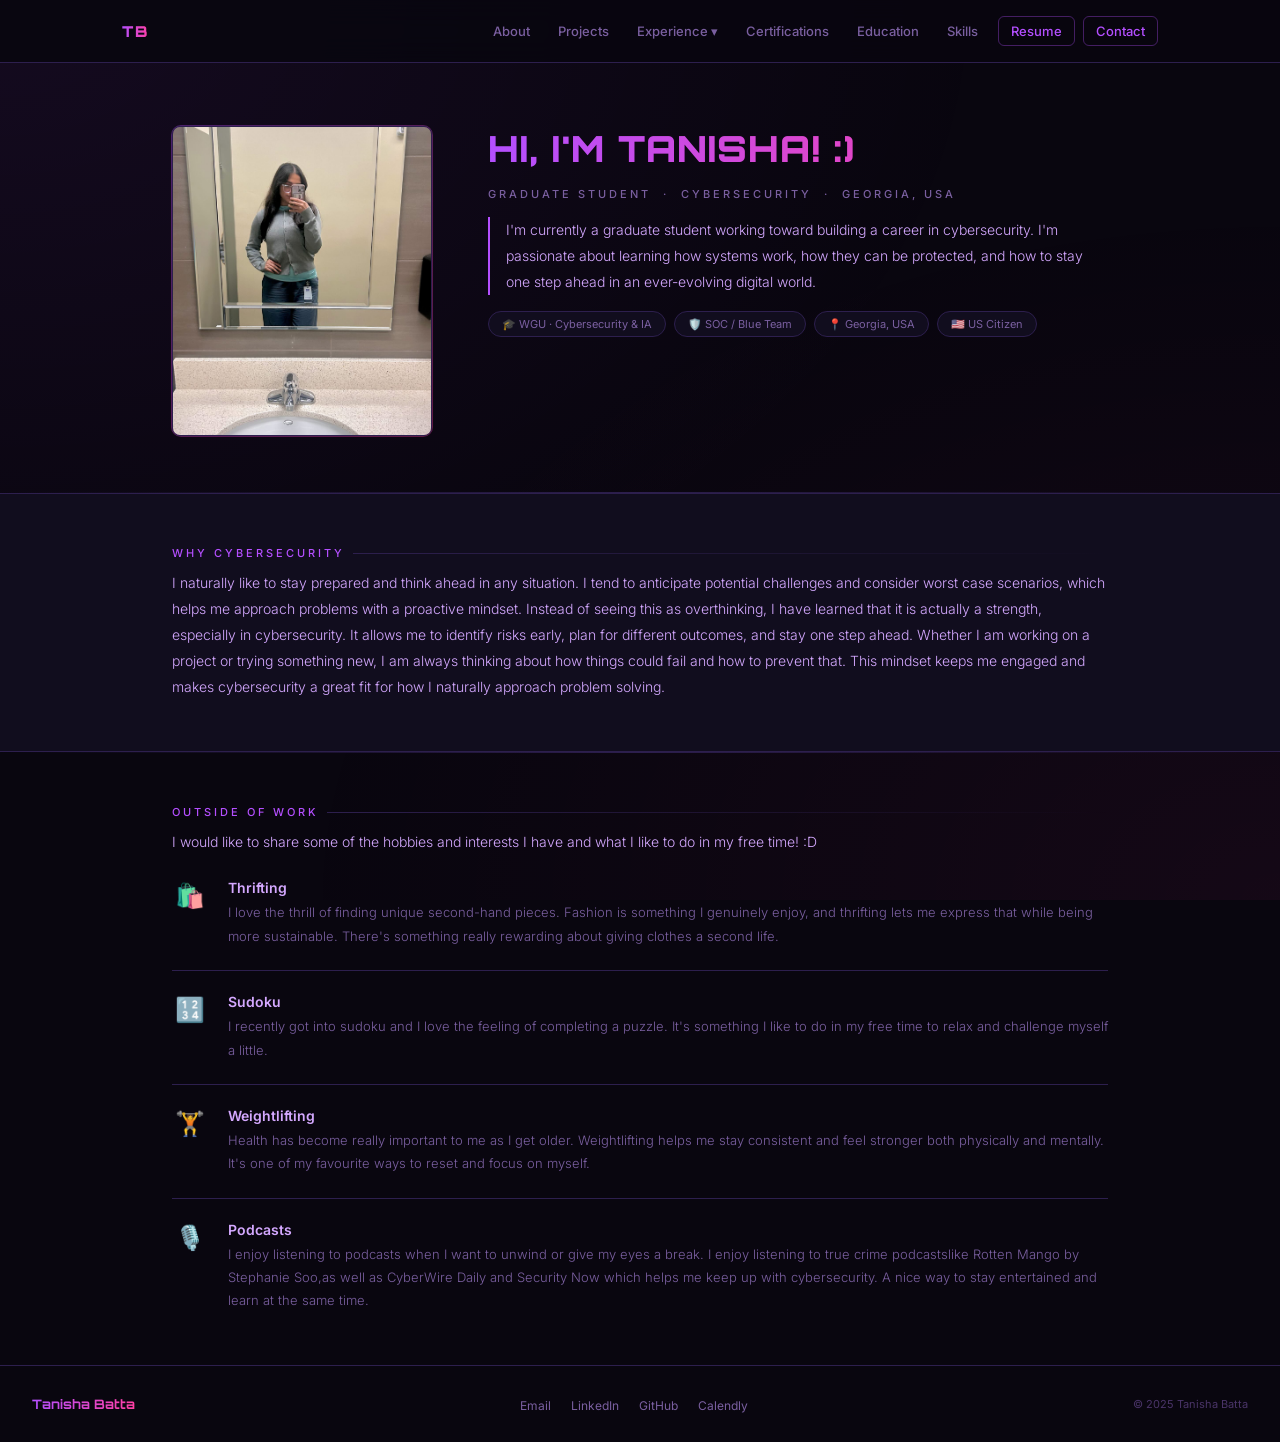
<file: about.html>
<!DOCTYPE html>
<html lang="en">
<head>
  <meta charset="UTF-8"/>
  <meta name="viewport" content="width=device-width, initial-scale=1.0"/>
  <title>About — Tanisha Batta</title>
  <link href="https://fonts.googleapis.com/css2?family=Orbitron:wght@700;900&family=Inter:wght@300;400;500;600&display=swap" rel="stylesheet"/>
  <style>
    *, *::before, *::after { box-sizing: border-box; margin: 0; padding: 0; }

    :root {
      --bg:        #09060f;
      --surface:   #110d1e;
      --surface2:  #1a1030;
      --border:    #2d1f4e;
      --purple:    #b44fff;
      --purple-lt: #c97aff;
      --pink:      #ff3fa4;
      --lavender:  #d4a8ff;
      --white:     #f0e6ff;
      --muted:     #7a5fa0;
      --dim:       #4a3468;
    }

    html { scroll-behavior: smooth; }

    body {
      background: var(--bg);
      font-family: 'Inter', sans-serif;
      color: var(--white);
      overflow-x: hidden;
      min-height: 100vh;
    }

    body::before {
      content: '';
      position: fixed; inset: 0;
      background:
        radial-gradient(ellipse at 0% 0%, rgba(180,79,255,0.07) 0%, transparent 55%),
        radial-gradient(ellipse at 100% 100%, rgba(255,63,164,0.05) 0%, transparent 55%);
      pointer-events: none; z-index: 0;
    }

    /* ── NAV ── */



    /* ── PAGE WRAPPER ── */
    .page {
      position: relative; z-index: 1;
      padding-top: 62px;
    }

    /* ── HERO SECTION ── */
    .hero-section {
      max-width: 1000px; margin: 0 auto;
      padding: 64px 32px 56px;
      display: grid;
      grid-template-columns: 260px 1fr;
      gap: 56px;
      align-items: start;
    }

    @media (max-width: 680px) {
      .hero-section { grid-template-columns: 1fr; gap: 36px; padding: 40px 24px; }
      .hero-photo-wrap { width: 180px; margin: 0 auto; }
    }

    /* photo */
    .hero-photo-wrap {
      width: 260px; height: 310px;
      position: relative; flex-shrink: 0;
    }

    .hero-photo-wrap::before {
      content: '';
      position: absolute; inset: -1px;
      background: linear-gradient(135deg, var(--purple), var(--pink));
      border-radius: 10px; opacity: 0.35; z-index: 0;
    }

    .hero-photo {
      position: relative; z-index: 1;
      width: 100%; height: 100%;
      background: var(--surface);
      border: 1px solid var(--border);
      border-radius: 8px; overflow: hidden;
      display: flex; flex-direction: column;
      align-items: center; justify-content: center; gap: 10px;
    }

    .hero-photo img { width: 100%; height: 100%; object-fit: cover; display: none; }
    .photo-ph-icon { font-size: 44px; opacity: 0.18; }
    .photo-ph-text { font-size: 10px; letter-spacing: 2px; color: var(--dim); text-align: center; }

    /* hero text */
    .hero-text { display: flex; flex-direction: column; gap: 16px; }

    .hero-greeting {
      font-family: 'Orbitron', monospace;
      font-weight: 900;
      font-size: clamp(22px, 4vw, 36px);
      letter-spacing: 1px;
      background: linear-gradient(90deg, var(--purple), var(--pink));
      -webkit-background-clip: text; -webkit-text-fill-color: transparent;
      background-clip: text;
    }

    .hero-role {
      font-size: 11px; font-weight: 500;
      letter-spacing: 3px; text-transform: uppercase;
      color: var(--muted);
    }

    .hero-bio {
      font-size: 14px; font-weight: 300;
      line-height: 1.85; color: var(--lavender);
      border-left: 2px solid var(--purple);
      padding-left: 16px;
    }

    .hero-chips { display: flex; flex-wrap: wrap; gap: 8px; }

    .chip {
      font-size: 11px; font-weight: 400;
      padding: 5px 13px; border-radius: 20px;
      border: 1px solid var(--border);
      color: var(--muted);
      background: var(--surface);
    }

    /* ── SECTION DIVIDER ── */
    .sec-divider {
      width: 100%; height: 1px;
      background: linear-gradient(90deg, transparent, var(--border), transparent);
    }

    /* ── CONTENT SECTIONS ── */
    .content-section {
      max-width: 1000px; margin: 0 auto;
      padding: 52px 32px;
    }

    @media (max-width: 680px) { .content-section { padding: 40px 24px; } }

    .sec-label {
      font-size: 11px; font-weight: 500;
      letter-spacing: 3px; text-transform: uppercase;
      color: var(--purple); margin-bottom: 10px;
      display: flex; align-items: center; gap: 8px;
    }

    .sec-label::after {
      content: '';
      flex: 1; height: 1px;
      background: linear-gradient(90deg, var(--border), transparent);
    }

    .sec-body {
      font-size: 14px; font-weight: 300;
      line-height: 1.85; color: var(--lavender);
    }

    /* ── WHY CYBERSECURITY ── */
    .why-section {
      background: var(--surface);
      border-top: 1px solid var(--border);
      border-bottom: 1px solid var(--border);
    }

    /* ── INTERESTS ── */
    .interests-list { display: flex; flex-direction: column; margin-top: 4px; }

    .interest-row {
      display: flex; align-items: flex-start; gap: 20px;
      padding: 22px 0;
      border-bottom: 1px solid var(--border);
    }

    .interest-row:first-child { padding-top: 0; }
    .interest-row:last-child  { border-bottom: none; padding-bottom: 0; }

    .interest-icon {
      font-size: 24px; flex-shrink: 0;
      width: 36px; text-align: center; margin-top: 2px;
    }

    .interest-body { display: flex; flex-direction: column; gap: 5px; }

    .interest-title {
      font-size: 14px; font-weight: 600;
      color: var(--lavender);
    }

    .interest-desc {
      font-size: 13px; font-weight: 300;
      line-height: 1.8; color: var(--muted);
    }

    .interests-closing {
      font-size: 13px; font-weight: 300;
      line-height: 1.8; color: var(--muted);
      margin-top: 28px;
      padding-top: 24px;
      border-top: 1px solid var(--border);
      font-style: italic;
    }

    /* ── FOOTER ── */
    footer {
      position: relative; z-index: 1;
      border-top: 1px solid var(--border);
      padding: 28px 32px;
      display: flex; align-items: center; justify-content: space-between;
      flex-wrap: wrap; gap: 12px;
    }

    .footer-name {
      font-family: 'Orbitron', monospace;
      font-size: 13px; font-weight: 700;
      background: linear-gradient(90deg, var(--purple), var(--pink));
      -webkit-background-clip: text; -webkit-text-fill-color: transparent;
      background-clip: text;
    }

    .footer-links { display: flex; gap: 20px; list-style: none; }
    .footer-links a { font-size: 12px; color: var(--muted); text-decoration: none; transition: color 0.2s; }
    .footer-links a:hover { color: var(--lavender); }
    .footer-copy { font-size: 11px; color: var(--dim); }
  </style>
</head>
<body>

<!-- NAV -->
<div id="navbar-placeholder"></div>

<div class="page">

  <!-- HERO -->
  <div class="hero-section">

    <div class="hero-photo-wrap">
      <div class="hero-photo">
        <img src="meintern.JPG" alt="Tanisha Batta" style="display:block;"/> 
        
      </div>
    </div>

    <div class="hero-text">
      <div class="hero-greeting">HI, I'M TANISHA! :)</div>
      <div class="hero-role">Graduate Student &nbsp;·&nbsp; Cybersecurity &nbsp;·&nbsp; Georgia, USA</div>
      <div class="hero-bio">
        I'm currently a graduate student working toward building a career in cybersecurity.
        I'm passionate about learning how systems work, how they can be protected, and how
        to stay one step ahead in an ever-evolving digital world.
      </div>
      <div class="hero-chips">
        <span class="chip">🎓 WGU · Cybersecurity &amp; IA</span>
        <span class="chip">🛡️ SOC / Blue Team</span>
        <span class="chip">📍 Georgia, USA</span>
        <span class="chip">🇺🇸 US Citizen</span>
      </div>
    </div>

  </div>

  <div class="sec-divider"></div>

  <!-- WHY CYBERSECURITY -->
  <div class="why-section">
    <div class="content-section">
      <div class="sec-label">Why Cybersecurity</div>
      <div class="sec-body">
        I naturally like to stay prepared and think ahead in any situation. 
        I tend to anticipate potential challenges and consider worst case scenarios, which helps me approach problems with a proactive mindset. 
        Instead of seeing this as overthinking, I have learned that it is actually a strength, especially in cybersecurity. 
        It allows me to identify risks early, plan for different outcomes, and stay one step ahead. 
        Whether I am working on a project or trying something new, I am always thinking about how things could fail and how to prevent that. 
        This mindset keeps me engaged and makes cybersecurity a great fit for how I naturally approach problem solving.
      </div>
    </div>
  </div>

  <div class="sec-divider"></div>

  <!-- OUTSIDE OF WORK -->
  <div class="content-section">
    <div class="sec-label">Outside of Work</div>
    <p style="font-size:14px; font-weight:300; line-height:1.85; color:var(--lavender); margin-bottom:20px;">
  I would like to share some of the hobbies and interests I have and what I like to do in my free time! :D
</p>

<div class="interests-list">

    <div class="interests-list">

      <div class="interest-row">
        <div class="interest-icon">🛍️</div>
        <div class="interest-body">
          <div class="interest-title">Thrifting</div>
          <div class="interest-desc">I love the thrill of finding unique second-hand pieces. Fashion is something I genuinely enjoy, and thrifting lets me express that while being more sustainable. There's something really rewarding about giving clothes a second life.</div>
        </div>
      </div>

      <div class="interest-row">
        <div class="interest-icon">🔢</div>
        <div class="interest-body">
          <div class="interest-title">Sudoku</div>
          <div class="interest-desc">I recently got into sudoku and I love the feeling of completing a puzzle. It's something I like to do in my free time to relax and challenge myself a little.</div>
        </div>
      </div>

      <div class="interest-row">
        <div class="interest-icon">🏋️</div>
        <div class="interest-body">
          <div class="interest-title">Weightlifting</div>
          <div class="interest-desc">Health has become really important to me as I get older. Weightlifting helps me stay consistent and feel stronger both physically and mentally. It's one of my favourite ways to reset and focus on myself.</div>
        </div>
      </div>

      <div class="interest-row">
        <div class="interest-icon">🎙️</div>
        <div class="interest-body">
          <div class="interest-title">Podcasts</div>
          <div class="interest-desc">I enjoy listening to podcasts when I want to unwind or give my eyes a break. I enjoy listening to true crime podcastslike Rotten Mango by Stephanie Soo,as well as CyberWire Daily and Security Now which helps me keep up with cybersecurity. A nice way to stay entertained and learn at the same time.</div>
        </div>
      </div>

    </div>


  </div>

</div>

<!-- FOOTER -->
<footer>
  <div class="footer-name">Tanisha Batta</div>
  <ul class="footer-links">
     <li><a href="mailto:tanisha.batta@gmail.com">Email</a></li>
    <li><a href="https://www.linkedin.com/in/tanisha-batta-88954b1b0/" target="_blank">LinkedIn</a></li>
    <li><a href="https://github.com/tanishabatta" target="_blank">GitHub</a></li>
    <li><a href="https://calendly.com/tanisha-batta" target="_blank">Calendly</a></li>
  </ul>
  <div class="footer-copy">&copy; 2025 Tanisha Batta</div>
</footer>

<script>
 
    fetch('navbar.html')
      .then(res => res.text())
      .then(data => {
        const container = document.getElementById('navbar-placeholder');
        container.innerHTML = data;

        // Run navbar.js
        initNavbar(container);
      });
</script>
<script src="navbar.js"></script>
</body>
</html>
</file>
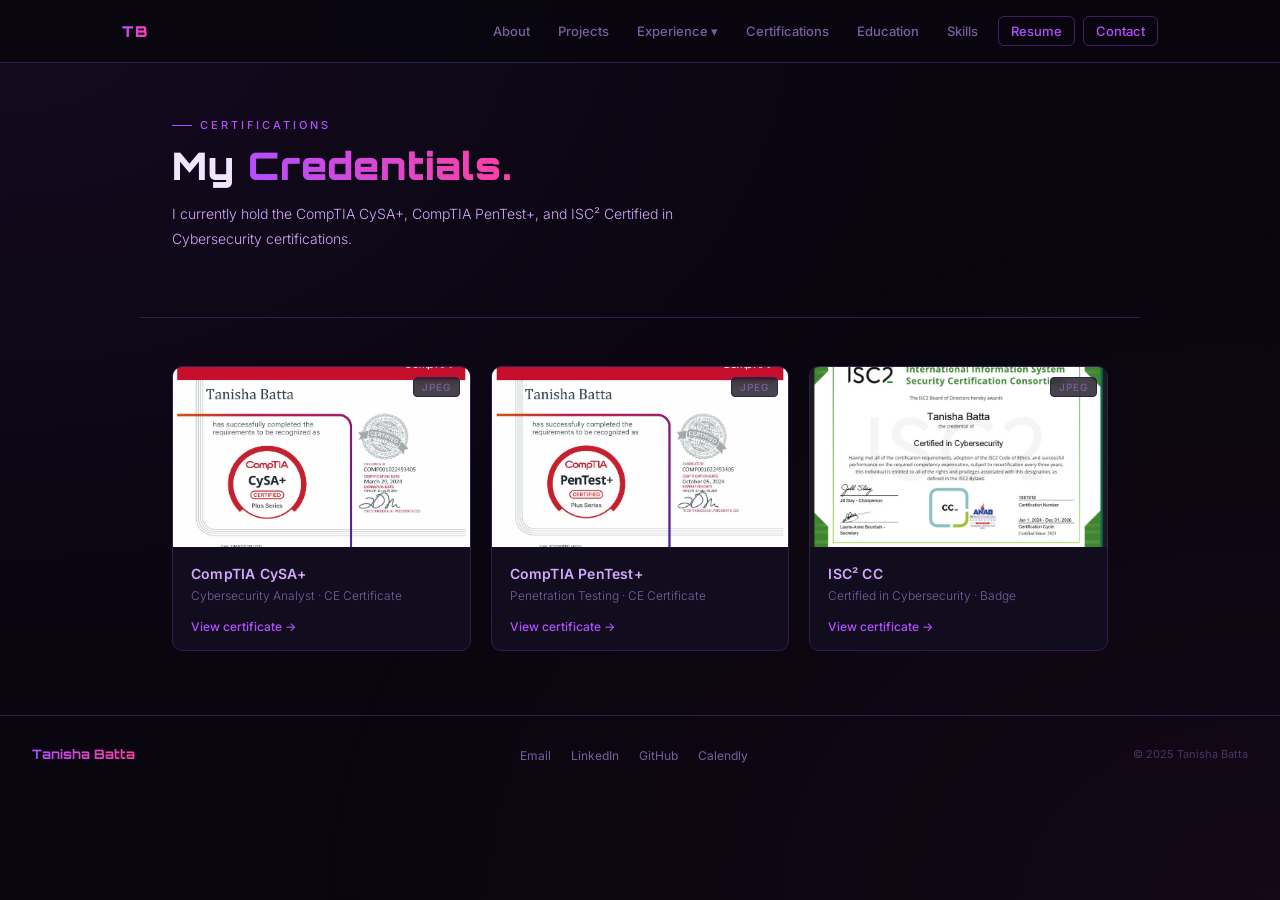
<file: certifications.html>
<!DOCTYPE html>
<html lang="en">
<head>
  <meta charset="UTF-8"/>
  <meta name="viewport" content="width=device-width, initial-scale=1.0"/>
  <title>Certifications — Tanisha Batta</title>
  <link href="https://fonts.googleapis.com/css2?family=Orbitron:wght@700;900&family=Inter:wght@300;400;500;600&display=swap" rel="stylesheet"/>
  <style>
    *, *::before, *::after { box-sizing: border-box; margin: 0; padding: 0; }

    :root {
      --bg:        #09060f;
      --surface:   #110d1e;
      --surface2:  #1a1030;
      --border:    #2d1f4e;
      --purple:    #b44fff;
      --purple-lt: #c97aff;
      --pink:      #ff3fa4;
      --lavender:  #d4a8ff;
      --white:     #f0e6ff;
      --muted:     #7a5fa0;
      --dim:       #4a3468;
    }

    html { scroll-behavior: smooth; }

    body {
      background: var(--bg);
      font-family: 'Inter', sans-serif;
      color: var(--white);
      overflow-x: hidden; min-height: 100vh;
    }

    body::before {
      content: '';
      position: fixed; inset: 0;
      background:
        radial-gradient(ellipse at 0% 0%, rgba(180,79,255,0.07) 0%, transparent 55%),
        radial-gradient(ellipse at 100% 100%, rgba(255,63,164,0.05) 0%, transparent 55%);
      pointer-events: none; z-index: 0;
    }

    /* ── NAV ── */
 


    /* ── PAGE ── */
    .page { position: relative; z-index: 1; padding-top: 62px; }

    /* ── PAGE HEADER ── */
    .page-header {
      max-width: 1000px; margin: 0 auto;
      padding: 56px 32px 40px;
      border-bottom: 1px solid var(--border);
    }

    .page-eyebrow {
      font-size: 11px; font-weight: 500;
      letter-spacing: 3px; text-transform: uppercase;
      color: var(--purple); margin-bottom: 10px;
      display: flex; align-items: center; gap: 8px;
    }
    .page-eyebrow::before { content: ''; display: inline-block; width: 20px; height: 1px; background: var(--purple); }

    .page-title {
      font-family: 'Orbitron', monospace;
      font-weight: 900; font-size: clamp(24px, 4vw, 38px);
      letter-spacing: 1px; color: var(--white); margin-bottom: 12px;
    }

    .page-title span {
      background: linear-gradient(90deg, var(--purple), var(--pink));
      -webkit-background-clip: text; -webkit-text-fill-color: transparent;
      background-clip: text;
    }

    .page-desc {
      font-size: 14px; font-weight: 300;
      line-height: 1.8; color: var(--lavender); max-width: 520px;
    }

    /* ── CONTENT ── */
    .content {
      max-width: 1000px; margin: 0 auto;
      padding: 48px 32px 64px;
    }

    @media (max-width: 680px) { .content { padding: 36px 24px 48px; } }

    /* ── CERT GRID ── */
    .cert-grid {
      display: grid;
      grid-template-columns: repeat(3, 1fr);
      gap: 20px;
    }

    @media (max-width: 700px) { .cert-grid { grid-template-columns: 1fr; } }
    @media (max-width: 900px) and (min-width: 701px) { .cert-grid { grid-template-columns: repeat(2, 1fr); } }

    /* ── CERT CARD ── */
    .cert-card {
      background: var(--surface);
      border: 1px solid var(--border);
      border-radius: 10px;
      overflow: hidden;
      display: flex; flex-direction: column;
      cursor: pointer;
      transition: border-color 0.2s, transform 0.18s, box-shadow 0.2s;
    }

    .cert-card:hover {
      border-color: rgba(180,79,255,0.45);
      transform: translateY(-4px);
      box-shadow: 0 8px 30px rgba(180,79,255,0.1);
    }

    .cert-preview {
      width: 100%; height: 180px;
      background: var(--surface2);
      overflow: hidden; position: relative;
      display: flex; align-items: center; justify-content: center;
    }

    .cert-preview img {
      width: 100%; height: 100%; object-fit: cover;
      transition: transform 0.3s;
    }

    .cert-card:hover .cert-preview img { transform: scale(1.04); }

    .cert-preview .fallback-icon {
      font-size: 48px; opacity: 0.15;
    }

    .cert-preview-tag {
      position: absolute; top: 10px; right: 10px;
      background: rgba(9,6,15,0.75);
      backdrop-filter: blur(4px);
      border: 1px solid var(--border);
      border-radius: 4px;
      font-size: 10px; font-weight: 500;
      letter-spacing: 1px; color: var(--muted);
      padding: 3px 8px;
    }

    .cert-body {
      padding: 18px 18px 16px;
      display: flex; flex-direction: column; gap: 6px;
      flex: 1;
    }

    .cert-name {
      font-size: 14px; font-weight: 600;
      color: var(--lavender); letter-spacing: 0.2px;
    }

    .cert-meta {
      font-size: 12px; font-weight: 300;
      color: var(--muted);
    }

    .cert-btn {
      margin-top: 10px;
      display: inline-flex; align-items: center; gap: 6px;
      font-size: 12px; font-weight: 500;
      color: var(--purple);
      background: none; border: none; cursor: pointer;
      padding: 0; font-family: 'Inter', sans-serif;
      transition: color 0.2s;
    }
    .cert-btn:hover { color: var(--purple-lt); }

    /* ── MODAL ── */
    #modal-overlay {
      position: fixed; inset: 0;
      background: rgba(5,2,10,0.82);
      z-index: 10000;
      display: none; align-items: center; justify-content: center;
      padding: 20px;
      backdrop-filter: blur(6px);
    }
    #modal-overlay.open { display: flex; }

    #modal-box {
      background: var(--surface);
      border: 1px solid var(--border);
      border-radius: 12px;
      box-shadow: 0 0 40px rgba(180,79,255,0.12);
      width: min(820px, 96vw);
      max-height: 90vh;
      display: flex; flex-direction: column;
      animation: popin 0.18s ease-out;
      overflow: hidden;
    }

    @keyframes popin {
      from { transform: scale(0.94); opacity: 0; }
      to   { transform: scale(1);    opacity: 1; }
    }

    #modal-header {
      padding: 16px 20px;
      border-bottom: 1px solid var(--border);
      display: flex; align-items: center; justify-content: space-between;
      flex-shrink: 0;
    }

    #modal-title {
      font-size: 14px; font-weight: 600; color: var(--lavender);
    }

    #modal-actions { display: flex; align-items: center; gap: 10px; }

    .modal-action-btn {
      font-size: 12px; font-weight: 500;
      color: var(--muted); text-decoration: none;
      padding: 6px 12px; border-radius: 6px;
      border: 1px solid var(--border);
      background: none; cursor: pointer;
      font-family: 'Inter', sans-serif;
      transition: color 0.2s, border-color 0.2s;
    }
    .modal-action-btn:hover { color: var(--lavender); border-color: rgba(180,79,255,0.35); }

    .modal-close {
      width: 28px; height: 28px; border-radius: 6px;
      background: none; border: 1px solid var(--border);
      color: var(--muted); font-size: 14px; cursor: pointer;
      display: flex; align-items: center; justify-content: center;
      transition: color 0.2s, border-color 0.2s;
    }
    .modal-close:hover { color: var(--lavender); border-color: rgba(180,79,255,0.35); }

    #modal-body {
      flex: 1; overflow: auto;
      background: var(--surface2);
      display: flex; align-items: flex-start; justify-content: center;
      padding: 20px; min-height: 400px;
    }

    #modal-body img {
      max-width: 100%; max-height: 75vh;
      object-fit: contain; border-radius: 4px;
      border: 1px solid var(--border);
    }

    /* ── FOOTER ── */
    footer {
      position: relative; z-index: 1;
      border-top: 1px solid var(--border);
      padding: 28px 32px;
      display: flex; align-items: center; justify-content: space-between;
      flex-wrap: wrap; gap: 12px;
    }

    .footer-name {
      font-family: 'Orbitron', monospace; font-size: 13px; font-weight: 700;
      background: linear-gradient(90deg, var(--purple), var(--pink));
      -webkit-background-clip: text; -webkit-text-fill-color: transparent;
      background-clip: text;
    }

    .footer-links { display: flex; gap: 20px; list-style: none; }
    .footer-links a { font-size: 12px; color: var(--muted); text-decoration: none; transition: color 0.2s; }
    .footer-links a:hover { color: var(--lavender); }
    .footer-copy { font-size: 11px; color: var(--dim); }
  </style>
</head>
<body>

<!-- NAV -->
<div id="navbar-placeholder"></div>

<div class="page">

  <!-- PAGE HEADER -->
  <div class="page-header">
    <div class="page-eyebrow">Certifications</div>
    <div class="page-title">My <span>Credentials.</span></div>
    <div class="page-desc">
      I currently hold the CompTIA CySA+, CompTIA PenTest+, and ISC² Certified in Cybersecurity certifications. <br/><br/>
    </div>
  </div>

  <!-- CERT CARDS -->
  <div class="content">
    <div class="cert-grid">

      <!-- CySA+ -->
      <div class="cert-card" onclick="openModal('CompTIA CySA+ ce certificate.jpg', 'CompTIA CySA+')">
        <div class="cert-preview">
          <img src="CompTIA CySA+ ce certificate.jpg" alt="CompTIA CySA+"
            onerror="this.style.display='none'; this.nextElementSibling.style.display='flex'"/>
          <div class="fallback-icon" style="display:none;">🏅</div>
          <div class="cert-preview-tag">JPEG</div>
        </div>
        <div class="cert-body">
          <div class="cert-name">CompTIA CySA+</div>
          <div class="cert-meta">Cybersecurity Analyst · CE Certificate</div>
          <button class="cert-btn">View certificate →</button>
        </div>
      </div>

      <!-- PenTest+ -->
      <div class="cert-card" onclick="openModal('CompTIA PenTest+ ce certificate.jpg', 'CompTIA PenTest+')">
        <div class="cert-preview">
          <img src="CompTIA PenTest+ ce certificate.jpg" alt="CompTIA PenTest+"
            onerror="this.style.display='none'; this.nextElementSibling.style.display='flex'"/>
          <div class="fallback-icon" style="display:none;">🏅</div>
          <div class="cert-preview-tag">JPEG</div>
        </div>
        <div class="cert-body">
          <div class="cert-name">CompTIA PenTest+</div>
          <div class="cert-meta">Penetration Testing · CE Certificate</div>
          <button class="cert-btn">View certificate →</button>
        </div>
      </div>

      <!-- ISC2 CC -->
      <div class="cert-card" onclick="openModal('ISC CC.jpeg', 'ISC² Certified in Cybersecurity')">
        <div class="cert-preview">
          <img src="ISC CC.jpeg" alt="ISC² CC"
            onerror="this.style.display='none'; this.nextElementSibling.style.display='flex'"/>
          <div class="fallback-icon" style="display:none;">🏅</div>
          <div class="cert-preview-tag">JPEG</div>
        </div>
        <div class="cert-body">
          <div class="cert-name">ISC² CC</div>
          <div class="cert-meta">Certified in Cybersecurity · Badge</div>
          <button class="cert-btn">View certificate →</button>
        </div>
      </div>

    </div>
  </div>

</div>

<!-- MODAL -->
<div id="modal-overlay" onclick="handleOverlayClick(event)">
  <div id="modal-box">
    <div id="modal-header">
      <div id="modal-title">Certificate</div>
      <div id="modal-actions">
        <a id="modal-download" class="modal-action-btn" href="#" download>Download</a>
        <a id="modal-newtab" class="modal-action-btn" href="#" target="_blank">Open in tab</a>
        <button class="modal-close" onclick="closeModal()">✕</button>
      </div>
    </div>
    <div id="modal-body"></div>
  </div>
</div>

<!-- FOOTER -->
<footer>
  <div class="footer-name">Tanisha Batta</div>
  <ul class="footer-links">
     <li><a href="mailto:tanisha.batta@gmail.com">Email</a></li>
    <li><a href="https://www.linkedin.com/in/tanisha-batta-88954b1b0/" target="_blank">LinkedIn</a></li>
    <li><a href="https://github.com/tanishabatta" target="_blank">GitHub</a></li>
    <li><a href="https://calendly.com/tanisha-batta" target="_blank">Calendly</a></li>
  </ul>
  <div class="footer-copy">&copy; 2025 Tanisha Batta</div>
</footer>

<script>

    fetch('navbar.html')
      .then(res => res.text())
      .then(data => {
        const container = document.getElementById('navbar-placeholder');
        container.innerHTML = data;

        // Run navbar.js
        initNavbar(container);
      });


  function openModal(filename, displayName) {
    var overlay  = document.getElementById('modal-overlay');
    var body     = document.getElementById('modal-body');
    var title    = document.getElementById('modal-title');
    var download = document.getElementById('modal-download');
    var newtab   = document.getElementById('modal-newtab');

    title.textContent = displayName;
    download.href = filename;
    newtab.href   = filename;
    body.innerHTML = '';

    var img = document.createElement('img');
    img.src = filename;
    img.alt = displayName;
    img.onerror = function() {
      body.innerHTML =
        '<div style="color:var(--muted);text-align:center;padding:60px 20px;font-size:13px;">' +
        'Could not load image.<br/><br/>' +
        '<a href="' + filename + '" target="_blank" style="color:var(--purple);">Open in new tab →</a>' +
        '</div>';
    };
    body.appendChild(img);
    overlay.classList.add('open');
  }

  function closeModal() {
    document.getElementById('modal-overlay').classList.remove('open');
    document.getElementById('modal-body').innerHTML = '';
  }

  function handleOverlayClick(e) {
    if (e.target === document.getElementById('modal-overlay')) closeModal();
  }

  document.addEventListener('keydown', function(e) {
    if (e.key === 'Escape') closeModal();
  });
</script>
<script src="navbar.js"></script>
</body>
</html>
</file>
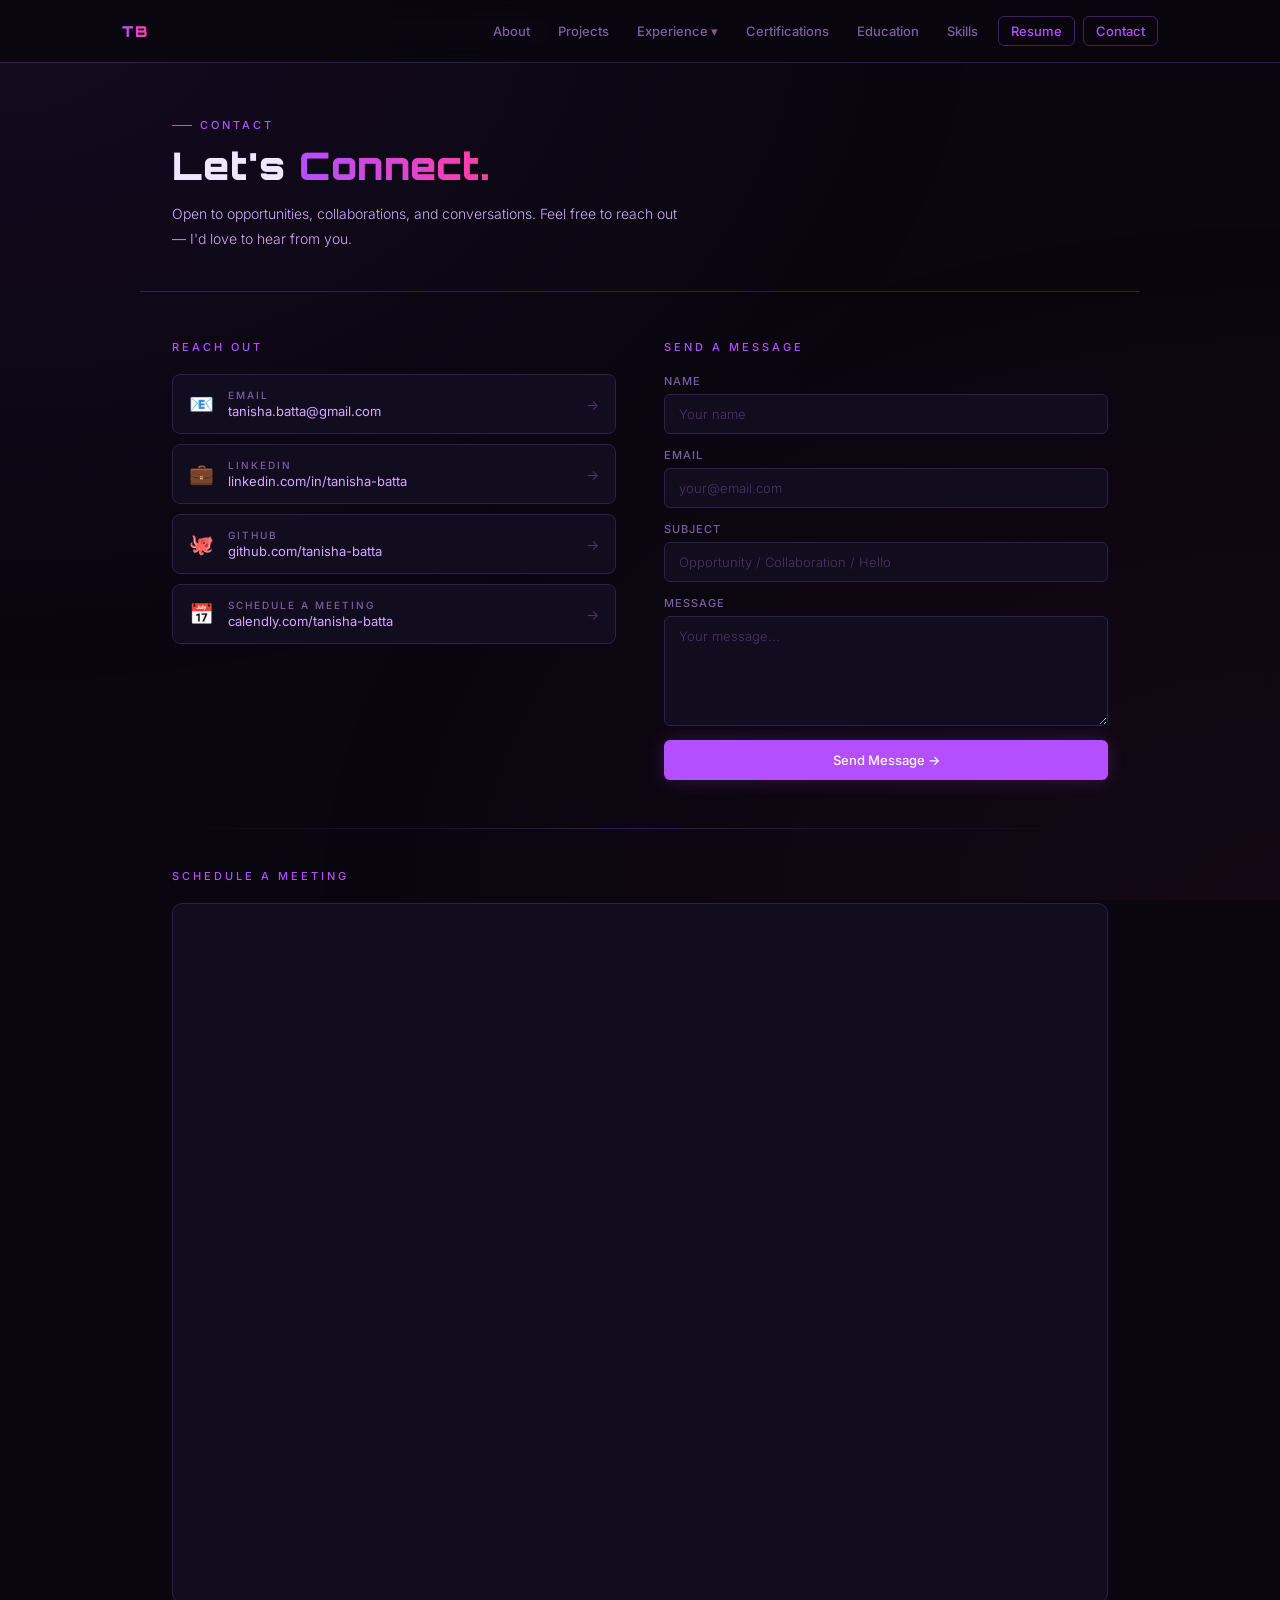
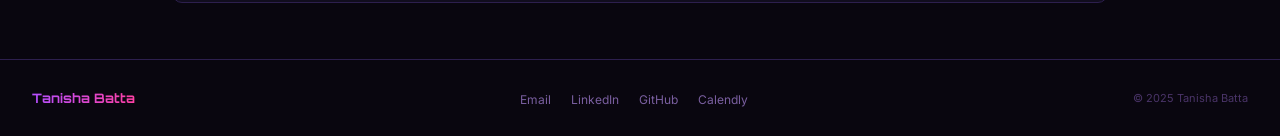
<file: contact.html>
<!DOCTYPE html>
<html lang="en">
<head>
  <meta charset="UTF-8"/>
  <meta name="viewport" content="width=device-width, initial-scale=1.0"/>
  <title>Contact — Tanisha Batta</title>
  <link href="https://fonts.googleapis.com/css2?family=Orbitron:wght@700;900&family=Inter:wght@300;400;500;600&display=swap" rel="stylesheet"/>
  <style>
    *, *::before, *::after { box-sizing: border-box; margin: 0; padding: 0; }

    :root {
      --bg:        #09060f;
      --surface:   #110d1e;
      --surface2:  #1a1030;
      --border:    #2d1f4e;
      --purple:    #b44fff;
      --purple-lt: #c97aff;
      --pink:      #ff3fa4;
      --lavender:  #d4a8ff;
      --white:     #f0e6ff;
      --muted:     #7a5fa0;
      --dim:       #4a3468;
    }

    html { scroll-behavior: smooth; }

    body {
      background: var(--bg);
      font-family: 'Inter', sans-serif;
      color: var(--white);
      overflow-x: hidden; min-height: 100vh;
    }

    body::before {
      content: '';
      position: fixed; inset: 0;
      background:
        radial-gradient(ellipse at 0% 0%, rgba(180,79,255,0.07) 0%, transparent 55%),
        radial-gradient(ellipse at 100% 100%, rgba(255,63,164,0.05) 0%, transparent 55%);
      pointer-events: none; z-index: 0;
    }

    /* ── NAV ── */



    /* ── PAGE ── */
    .page { position: relative; z-index: 1; padding-top: 62px; }

    /* ── PAGE HEADER ── */
    .page-header {
      max-width: 1000px; margin: 0 auto;
      padding: 56px 32px 40px;
      border-bottom: 1px solid var(--border);
    }

    .page-eyebrow {
      font-size: 11px; font-weight: 500;
      letter-spacing: 3px; text-transform: uppercase;
      color: var(--purple); margin-bottom: 10px;
      display: flex; align-items: center; gap: 8px;
    }
    .page-eyebrow::before { content: ''; display: inline-block; width: 20px; height: 1px; background: var(--purple); }

    .page-title {
      font-family: 'Orbitron', monospace;
      font-weight: 900; font-size: clamp(24px, 4vw, 38px);
      letter-spacing: 1px; color: var(--white);
      margin-bottom: 12px;
    }

    .page-title span {
      background: linear-gradient(90deg, var(--purple), var(--pink));
      -webkit-background-clip: text; -webkit-text-fill-color: transparent;
      background-clip: text;
    }

    .page-desc {
      font-size: 14px; font-weight: 300;
      line-height: 1.8; color: var(--lavender);
      max-width: 520px;
    }

    /* ── MAIN CONTENT ── */
    .content {
      max-width: 1000px; margin: 0 auto;
      padding: 48px 32px;
      display: grid;
      grid-template-columns: 1fr 1fr;
      gap: 48px;
      align-items: start;
    }

    @media (max-width: 680px) {
      .content { grid-template-columns: 1fr; gap: 36px; padding: 36px 24px; }
    }

    /* ── CONTACT INFO ── */
    .sec-label {
      font-size: 11px; font-weight: 500;
      letter-spacing: 3px; text-transform: uppercase;
      color: var(--purple); margin-bottom: 20px;
    }

    .contact-links { display: flex; flex-direction: column; gap: 10px; }

    .contact-link {
      display: flex; align-items: center; gap: 14px;
      padding: 14px 16px;
      background: var(--surface);
      border: 1px solid var(--border);
      border-radius: 8px;
      text-decoration: none; color: inherit;
      transition: border-color 0.2s, background 0.2s, transform 0.15s;
    }

    .contact-link:hover {
      border-color: rgba(180,79,255,0.45);
      background: var(--surface2);
      transform: translateX(3px);
    }

    .contact-link-icon { font-size: 20px; flex-shrink: 0; }

    .contact-link-info { display: flex; flex-direction: column; gap: 2px; }

    .contact-link-label {
      font-size: 10px; font-weight: 500;
      letter-spacing: 2px; text-transform: uppercase;
      color: var(--muted);
    }

    .contact-link-value {
      font-size: 13px; font-weight: 400;
      color: var(--lavender);
    }

    .contact-link-arrow {
      margin-left: auto; font-size: 14px;
      color: var(--dim); transition: color 0.2s, transform 0.2s;
    }
    .contact-link:hover .contact-link-arrow { color: var(--purple); transform: translateX(3px); }

    /* ── FORM ── */
    .form-panel { display: flex; flex-direction: column; gap: 0; }

    .form-fields { display: flex; flex-direction: column; gap: 14px; margin-bottom: 14px; }

    .form-group { display: flex; flex-direction: column; gap: 6px; }

    .form-field-label {
      font-size: 11px; font-weight: 500;
      letter-spacing: 1px; text-transform: uppercase;
      color: var(--muted);
    }

    .form-input, .form-textarea {
      background: var(--surface);
      border: 1px solid var(--border);
      border-radius: 6px;
      color: var(--lavender);
      font-family: 'Inter', sans-serif;
      font-size: 13px; font-weight: 300;
      padding: 11px 14px; width: 100%;
      outline: none;
      transition: border-color 0.2s;
    }

    .form-input::placeholder, .form-textarea::placeholder { color: var(--dim); }
    .form-input:focus, .form-textarea:focus { border-color: rgba(180,79,255,0.5); }

    .form-textarea { resize: vertical; min-height: 110px; }

    .form-submit {
      background: var(--purple); color: #fff;
      border: none; border-radius: 6px;
      font-family: 'Inter', sans-serif;
      font-size: 13px; font-weight: 500;
      padding: 12px; width: 100%; cursor: pointer;
      box-shadow: 0 0 18px rgba(180,79,255,0.22);
      transition: background 0.2s, box-shadow 0.2s;
    }
    .form-submit:hover { background: var(--purple-lt); box-shadow: 0 0 26px rgba(180,79,255,0.32); }

    #form-success {
      display: none;
      background: var(--surface);
      border: 1px solid rgba(180,79,255,0.35);
      border-radius: 8px;
      padding: 20px;
      text-align: center;
      font-size: 13px; font-weight: 300;
      color: var(--lavender); line-height: 1.7;
    }

    /* ── CALENDLY ── */
    .calendly-section {
      max-width: 1000px; margin: 0 auto;
      padding: 0 32px 56px;
    }

    @media (max-width: 680px) { .calendly-section { padding: 0 24px 48px; } }

    .sec-divider {
      width: 100%; height: 1px;
      background: linear-gradient(90deg, transparent, var(--border), transparent);
      margin-bottom: 40px;
    }

    .calendly-wrap {
      background: var(--surface);
      border: 1px solid var(--border);
      border-radius: 10px;
      overflow: hidden;
      height: 700px;
    }

    .calendly-inline-widget {
      width: 100%; height: 700px; min-width: 320px;
    }

    /* ── FOOTER ── */
    footer {
      position: relative; z-index: 1;
      border-top: 1px solid var(--border);
      padding: 28px 32px;
      display: flex; align-items: center; justify-content: space-between;
      flex-wrap: wrap; gap: 12px;
    }

    .footer-name {
      font-family: 'Orbitron', monospace; font-size: 13px; font-weight: 700;
      background: linear-gradient(90deg, var(--purple), var(--pink));
      -webkit-background-clip: text; -webkit-text-fill-color: transparent;
      background-clip: text;
    }

    .footer-links { display: flex; gap: 20px; list-style: none; }
    .footer-links a { font-size: 12px; color: var(--muted); text-decoration: none; transition: color 0.2s; }
    .footer-links a:hover { color: var(--lavender); }
    .footer-copy { font-size: 11px; color: var(--dim); }
  </style>
</head>
<body>

<!-- NAV -->
<div id="navbar-placeholder"></div>


<div class="page">

  <!-- PAGE HEADER -->
  <div class="page-header">
    <div class="page-eyebrow">Contact</div>
    <div class="page-title">Let's <span>Connect.</span></div>
    <div class="page-desc">
      Open to opportunities, collaborations, and conversations.
      Feel free to reach out — I'd love to hear from you.
    </div>
  </div>

  <!-- CONTACT INFO + FORM -->
  <div class="content">

    <!-- LEFT — CONTACT INFO -->
    <div>
      <div class="sec-label">Reach Out</div>
      <div class="contact-links">

        <a class="contact-link" href="mailto:tanisha.batta@gmail.com">
          <span class="contact-link-icon">📧</span>
          <div class="contact-link-info">
            <div class="contact-link-label">Email</div>
            <div class="contact-link-value">tanisha.batta@gmail.com</div>
          </div>
          <span class="contact-link-arrow">→</span>
        </a>

        <a class="contact-link" href="https://www.linkedin.com/in/tanisha-batta" target="_blank">
          <span class="contact-link-icon">💼</span>
          <div class="contact-link-info">
            <div class="contact-link-label">LinkedIn</div>
            <div class="contact-link-value">linkedin.com/in/tanisha-batta</div>
          </div>
          <span class="contact-link-arrow">→</span>
        </a>

        <a class="contact-link" href="https://github.com/tanisha-batta" target="_blank">
          <span class="contact-link-icon">🐙</span>
          <div class="contact-link-info">
            <div class="contact-link-label">GitHub</div>
            <div class="contact-link-value">github.com/tanisha-batta</div>
          </div>
          <span class="contact-link-arrow">→</span>
        </a>

        <a class="contact-link" href="https://calendly.com/tanisha-batta" target="_blank">
          <span class="contact-link-icon">📅</span>
          <div class="contact-link-info">
            <div class="contact-link-label">Schedule a Meeting</div>
            <div class="contact-link-value">calendly.com/tanisha-batta</div>
          </div>
          <span class="contact-link-arrow">→</span>
        </a>

      </div>
    </div>

    <!-- RIGHT — FORM -->
    <div class="form-panel">
      <div class="sec-label">Send a Message</div>

      <div id="form-success">
        ✓ &nbsp;Message sent! I'll get back to you soon.
      </div>

      <!-- Replace YOUR_FORM_ID with your Formspree form ID -->
      <form id="contact-form" action="https://formspree.io/f/YOUR_FORM_ID" method="POST">
        <div class="form-fields">
          <div class="form-group">
            <label class="form-field-label">Name</label>
            <input class="form-input" type="text" name="name" placeholder="Your name" required/>
          </div>
          <div class="form-group">
            <label class="form-field-label">Email</label>
            <input class="form-input" type="email" name="email" placeholder="your@email.com" required/>
          </div>
          <div class="form-group">
            <label class="form-field-label">Subject</label>
            <input class="form-input" type="text" name="subject" placeholder="Opportunity / Collaboration / Hello"/>
          </div>
          <div class="form-group">
            <label class="form-field-label">Message</label>
            <textarea class="form-textarea" name="message" placeholder="Your message..." required></textarea>
          </div>
          <input type="hidden" name="_replyto" value="tanisha.batta@gmail.com"/>
        </div>
        <button class="form-submit" type="submit">Send Message →</button>
      </form>
    </div>

  </div>

  <!-- CALENDLY -->
  <div class="calendly-section">
    <div class="sec-divider"></div>
    <div class="sec-label" style="margin-bottom:20px; font-size:11px; font-weight:500; letter-spacing:3px; text-transform:uppercase; color:var(--purple);">Schedule a Meeting</div>
    <div class="calendly-wrap">
      <div
        class="calendly-inline-widget"
        data-url="https://calendly.com/tanisha-batta?hide_landing_page_details=1&hide_gdpr_banner=1&background_color=110d1e&text_color=d4a8ff&primary_color=b44fff"
        style="width:100%; height:700px; min-width:320px;">
      </div>
    </div>
  </div>

</div>

<!-- FOOTER -->
<footer>
  <div class="footer-name">Tanisha Batta</div>
  <ul class="footer-links">
     <li><a href="mailto:tanisha.batta@gmail.com">Email</a></li>
    <li><a href="https://www.linkedin.com/in/tanisha-batta-88954b1b0/" target="_blank">LinkedIn</a></li>
    <li><a href="https://github.com/tanishabatta" target="_blank">GitHub</a></li>
    <li><a href="https://calendly.com/tanisha-batta" target="_blank">Calendly</a></li>
  </ul>
  <div class="footer-copy">&copy; 2025 Tanisha Batta</div>
</footer>

<script src="https://assets.calendly.com/assets/external/widget.js" async></script>

<script>
 
    fetch('navbar.html')
      .then(res => res.text())
      .then(data => {
        const container = document.getElementById('navbar-placeholder');
        container.innerHTML = data;

        // Run navbar.js
        initNavbar(container);
      });

  var form = document.getElementById('contact-form');
  form.addEventListener('submit', function(e) {
    e.preventDefault();
    fetch(form.action, {
      method: 'POST',
      body: new FormData(form),
      headers: { 'Accept': 'application/json' }
    }).then(function(res) {
      if (res.ok) {
        form.style.display = 'none';
        document.getElementById('form-success').style.display = 'block';
      } else {
        alert('Something went wrong. Please email me directly at tanisha.batta@gmail.com');
      }
    }).catch(function() {
      alert('Something went wrong. Please email me directly at tanisha.batta@gmail.com');
    });
  });
</script>
<script src="navbar.js"></script>
</body>
</html>
</file>
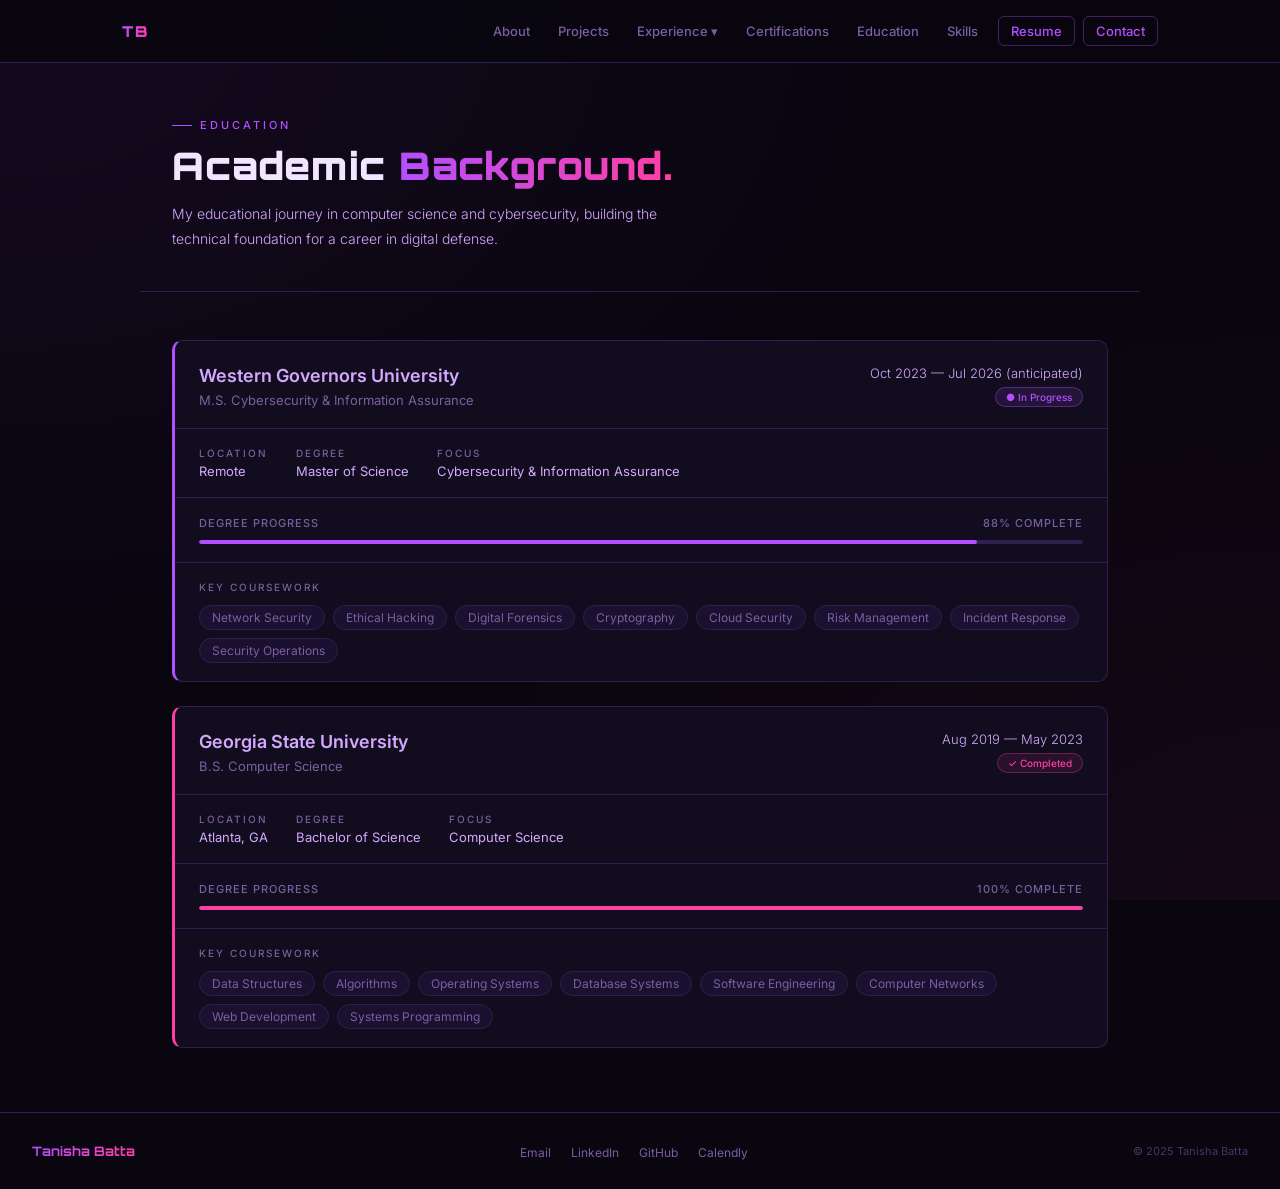
<file: education.html>
<!DOCTYPE html>
<html lang="en">
<head>
  <meta charset="UTF-8"/>
  <meta name="viewport" content="width=device-width, initial-scale=1.0"/>
  <title>Education — Tanisha Batta</title>
  <link href="https://fonts.googleapis.com/css2?family=Orbitron:wght@700;900&family=Inter:wght@300;400;500;600&display=swap" rel="stylesheet"/>
  <style>
    *, *::before, *::after { box-sizing: border-box; margin: 0; padding: 0; }

    :root {
      --bg:        #09060f;
      --surface:   #110d1e;
      --surface2:  #1a1030;
      --border:    #2d1f4e;
      --purple:    #b44fff;
      --purple-lt: #c97aff;
      --pink:      #ff3fa4;
      --lavender:  #d4a8ff;
      --white:     #f0e6ff;
      --muted:     #7a5fa0;
      --dim:       #4a3468;
    }

    html { scroll-behavior: smooth; }

    body {
      background: var(--bg);
      font-family: 'Inter', sans-serif;
      color: var(--white);
      overflow-x: hidden; min-height: 100vh;
    }

    body::before {
      content: '';
      position: fixed; inset: 0;
      background:
        radial-gradient(ellipse at 0% 0%, rgba(180,79,255,0.07) 0%, transparent 55%),
        radial-gradient(ellipse at 100% 100%, rgba(255,63,164,0.05) 0%, transparent 55%);
      pointer-events: none; z-index: 0;
    }

    /* ── NAV ── */


    /* ── PAGE ── */
    .page { position: relative; z-index: 1; padding-top: 62px; }

    /* ── PAGE HEADER ── */
    .page-header {
      max-width: 1000px; margin: 0 auto;
      padding: 56px 32px 40px;
      border-bottom: 1px solid var(--border);
    }

    .page-eyebrow {
      font-size: 11px; font-weight: 500;
      letter-spacing: 3px; text-transform: uppercase;
      color: var(--purple); margin-bottom: 10px;
      display: flex; align-items: center; gap: 8px;
    }
    .page-eyebrow::before { content: ''; display: inline-block; width: 20px; height: 1px; background: var(--purple); }

    .page-title {
      font-family: 'Orbitron', monospace;
      font-weight: 900; font-size: clamp(24px, 4vw, 38px);
      letter-spacing: 1px; color: var(--white); margin-bottom: 12px;
    }

    .page-title span {
      background: linear-gradient(90deg, var(--purple), var(--pink));
      -webkit-background-clip: text; -webkit-text-fill-color: transparent;
      background-clip: text;
    }

    .page-desc {
      font-size: 14px; font-weight: 300;
      line-height: 1.8; color: var(--lavender); max-width: 520px;
    }

    /* ── CONTENT ── */
    .content {
      max-width: 1000px; margin: 0 auto;
      padding: 48px 32px 64px;
      display: flex; flex-direction: column; gap: 24px;
    }

    @media (max-width: 680px) { .content { padding: 36px 24px 48px; } }

    /* ── EDU CARD ── */
    .edu-card {
      background: var(--surface);
      border: 1px solid var(--border);
      border-radius: 10px;
      overflow: hidden;
      animation: fadein 0.4s both;
    }

    .edu-card:nth-child(1) { animation-delay: 0.05s; }
    .edu-card:nth-child(2) { animation-delay: 0.15s; }

    @keyframes fadein {
      from { opacity: 0; transform: translateY(10px); }
      to   { opacity: 1; transform: translateY(0); }
    }

    .edu-card:hover { border-color: rgba(180,79,255,0.35); }

    /* top stripe */
    .edu-card.current { border-left: 3px solid var(--purple); }
    .edu-card.completed { border-left: 3px solid var(--pink); }

    /* ── CARD TOP ── */
    .edu-top {
      padding: 24px 24px 20px;
      display: flex; align-items: flex-start;
      justify-content: space-between; gap: 16px;
      border-bottom: 1px solid var(--border);
    }

    @media (max-width: 560px) { .edu-top { flex-direction: column; } }

    .edu-top-left { display: flex; flex-direction: column; gap: 6px; }

    .edu-school {
      font-size: 18px; font-weight: 600; color: var(--lavender);
    }

    .edu-degree {
      font-size: 13px; font-weight: 400; color: var(--muted);
    }

    .edu-top-right {
      display: flex; flex-direction: column;
      align-items: flex-end; gap: 6px; flex-shrink: 0;
    }

    .edu-date { font-size: 13px; font-weight: 300; color: var(--lavender); }

    .edu-badge {
      font-size: 10px; font-weight: 500;
      padding: 3px 10px; border-radius: 20px;
    }

    .badge-current {
      background: rgba(180,79,255,0.12);
      border: 1px solid rgba(180,79,255,0.35);
      color: var(--purple);
    }

    .badge-completed {
      background: rgba(255,63,164,0.1);
      border: 1px solid rgba(255,63,164,0.3);
      color: var(--pink);
    }

    /* ── CARD META ── */
    .edu-meta {
      padding: 18px 24px;
      display: flex; flex-wrap: wrap; gap: 28px;
      border-bottom: 1px solid var(--border);
    }

    .edu-meta-item { display: flex; flex-direction: column; gap: 4px; }

    .edu-meta-label {
      font-size: 10px; font-weight: 500;
      letter-spacing: 2px; text-transform: uppercase; color: var(--muted);
    }

    .edu-meta-value { font-size: 13px; font-weight: 400; color: var(--lavender); }

    /* ── PROGRESS ── */
    .edu-progress {
      padding: 18px 24px;
      border-bottom: 1px solid var(--border);
    }

    .edu-progress-header {
      display: flex; justify-content: space-between;
      font-size: 11px; font-weight: 500;
      letter-spacing: 1px; text-transform: uppercase;
      color: var(--muted); margin-bottom: 10px;
    }

    .edu-progress-track {
      height: 4px; background: var(--border);
      border-radius: 2px; overflow: hidden;
    }

    .edu-progress-fill {
      height: 100%; border-radius: 2px;
      animation: progressin 1.2s ease-out forwards;
      width: 0;
    }

    .current .edu-progress-fill { background: var(--purple); }
    .completed .edu-progress-fill { background: var(--pink); }

    @keyframes progressin { to { width: var(--prog); } }

    /* ── COURSEWORK ── */
    .edu-courses {
      padding: 18px 24px;
    }

    .edu-courses-label {
      font-size: 10px; font-weight: 500;
      letter-spacing: 2px; text-transform: uppercase;
      color: var(--muted); margin-bottom: 12px;
    }

    .edu-tags { display: flex; flex-wrap: wrap; gap: 8px; }

    .edu-tag {
      font-size: 12px; font-weight: 400;
      padding: 4px 12px; border-radius: 20px;
      border: 1px solid var(--border);
      color: var(--muted);
      background: var(--surface2);
      transition: border-color 0.2s, color 0.2s;
    }

    .current .edu-tag:hover { border-color: rgba(180,79,255,0.4); color: var(--purple); }
    .completed .edu-tag:hover { border-color: rgba(255,63,164,0.4); color: var(--pink); }

    /* ── FOOTER ── */
    footer {
      position: relative; z-index: 1;
      border-top: 1px solid var(--border);
      padding: 28px 32px;
      display: flex; align-items: center; justify-content: space-between;
      flex-wrap: wrap; gap: 12px;
    }

    .footer-name {
      font-family: 'Orbitron', monospace; font-size: 13px; font-weight: 700;
      background: linear-gradient(90deg, var(--purple), var(--pink));
      -webkit-background-clip: text; -webkit-text-fill-color: transparent;
      background-clip: text;
    }

    .footer-links { display: flex; gap: 20px; list-style: none; }
    .footer-links a { font-size: 12px; color: var(--muted); text-decoration: none; transition: color 0.2s; }
    .footer-links a:hover { color: var(--lavender); }
    .footer-copy { font-size: 11px; color: var(--dim); }
  </style>
</head>
<body>

<!-- NAV -->
<div id="navbar-placeholder"></div>


<div class="page">

  <!-- PAGE HEADER -->
  <div class="page-header">
    <div class="page-eyebrow">Education</div>
    <div class="page-title">Academic <span>Background.</span></div>
    <div class="page-desc">
      My educational journey in computer science and cybersecurity,
      building the technical foundation for a career in digital defense.
    </div>
  </div>

  <!-- EDU CARDS -->
  <div class="content">

    <!-- WGU -->
    <div class="edu-card current">
      <div class="edu-top">
        <div class="edu-top-left">
          <div class="edu-school">Western Governors University</div>
          <div class="edu-degree">M.S. Cybersecurity &amp; Information Assurance</div>
        </div>
        <div class="edu-top-right">
          <div class="edu-date">Oct 2023 — Jul 2026 (anticipated)</div>
          <div class="edu-badge badge-current">● In Progress</div>
        </div>
      </div>

      <div class="edu-meta">
        <div class="edu-meta-item">
          <div class="edu-meta-label">Location</div>
          <div class="edu-meta-value">Remote</div>
        </div>
        <div class="edu-meta-item">
          <div class="edu-meta-label">Degree</div>
          <div class="edu-meta-value">Master of Science</div>
        </div>
        <div class="edu-meta-item">
          <div class="edu-meta-label">Focus</div>
          <div class="edu-meta-value">Cybersecurity &amp; Information Assurance</div>
        </div>
      </div>

      <div class="edu-progress">
        <div class="edu-progress-header">
          <span>Degree Progress</span>
          <span>88% Complete</span>
        </div>
        <div class="edu-progress-track">
          <div class="edu-progress-fill" style="--prog: 88%;"></div>
        </div>
      </div>

      <div class="edu-courses">
        <div class="edu-courses-label">Key Coursework</div>
        <div class="edu-tags">
          <span class="edu-tag">Network Security</span>
          <span class="edu-tag">Ethical Hacking</span>
          <span class="edu-tag">Digital Forensics</span>
          <span class="edu-tag">Cryptography</span>
          <span class="edu-tag">Cloud Security</span>
          <span class="edu-tag">Risk Management</span>
          <span class="edu-tag">Incident Response</span>
          <span class="edu-tag">Security Operations</span>
        </div>
      </div>
    </div>

    <!-- GSU -->
    <div class="edu-card completed">
      <div class="edu-top">
        <div class="edu-top-left">
          <div class="edu-school">Georgia State University</div>
          <div class="edu-degree">B.S. Computer Science</div>
        </div>
        <div class="edu-top-right">
          <div class="edu-date">Aug 2019 — May 2023</div>
          <div class="edu-badge badge-completed">✓ Completed</div>
        </div>
      </div>

      <div class="edu-meta">
        <div class="edu-meta-item">
          <div class="edu-meta-label">Location</div>
          <div class="edu-meta-value">Atlanta, GA</div>
        </div>
        <div class="edu-meta-item">
          <div class="edu-meta-label">Degree</div>
          <div class="edu-meta-value">Bachelor of Science</div>
        </div>
        <div class="edu-meta-item">
          <div class="edu-meta-label">Focus</div>
          <div class="edu-meta-value">Computer Science</div>
        </div>
      </div>

      <div class="edu-progress">
        <div class="edu-progress-header">
          <span>Degree Progress</span>
          <span>100% Complete</span>
        </div>
        <div class="edu-progress-track">
          <div class="edu-progress-fill" style="--prog: 100%;"></div>
        </div>
      </div>

      <div class="edu-courses">
        <div class="edu-courses-label">Key Coursework</div>
        <div class="edu-tags">
          <span class="edu-tag">Data Structures</span>
          <span class="edu-tag">Algorithms</span>
          <span class="edu-tag">Operating Systems</span>
          <span class="edu-tag">Database Systems</span>
          <span class="edu-tag">Software Engineering</span>
          <span class="edu-tag">Computer Networks</span>
          <span class="edu-tag">Web Development</span>
          <span class="edu-tag">Systems Programming</span>
        </div>
      </div>
    </div>

  </div>

</div>

<!-- FOOTER -->
<footer>
  <div class="footer-name">Tanisha Batta</div>
  <ul class="footer-links">
     <li><a href="mailto:tanisha.batta@gmail.com">Email</a></li>
    <li><a href="https://www.linkedin.com/in/tanisha-batta-88954b1b0/" target="_blank">LinkedIn</a></li>
    <li><a href="https://github.com/tanishabatta" target="_blank">GitHub</a></li>
    <li><a href="https://calendly.com/tanisha-batta" target="_blank">Calendly</a></li>
  </ul>
  <div class="footer-copy">&copy; 2025 Tanisha Batta</div>
</footer>

<script>
 
    fetch('navbar.html')
      .then(res => res.text())
      .then(data => {
        const container = document.getElementById('navbar-placeholder');
        container.innerHTML = data;

        // Run navbar.js
        initNavbar(container);
      });
</script>
<script src="navbar.js"></script>
</body>
</html>
</file>
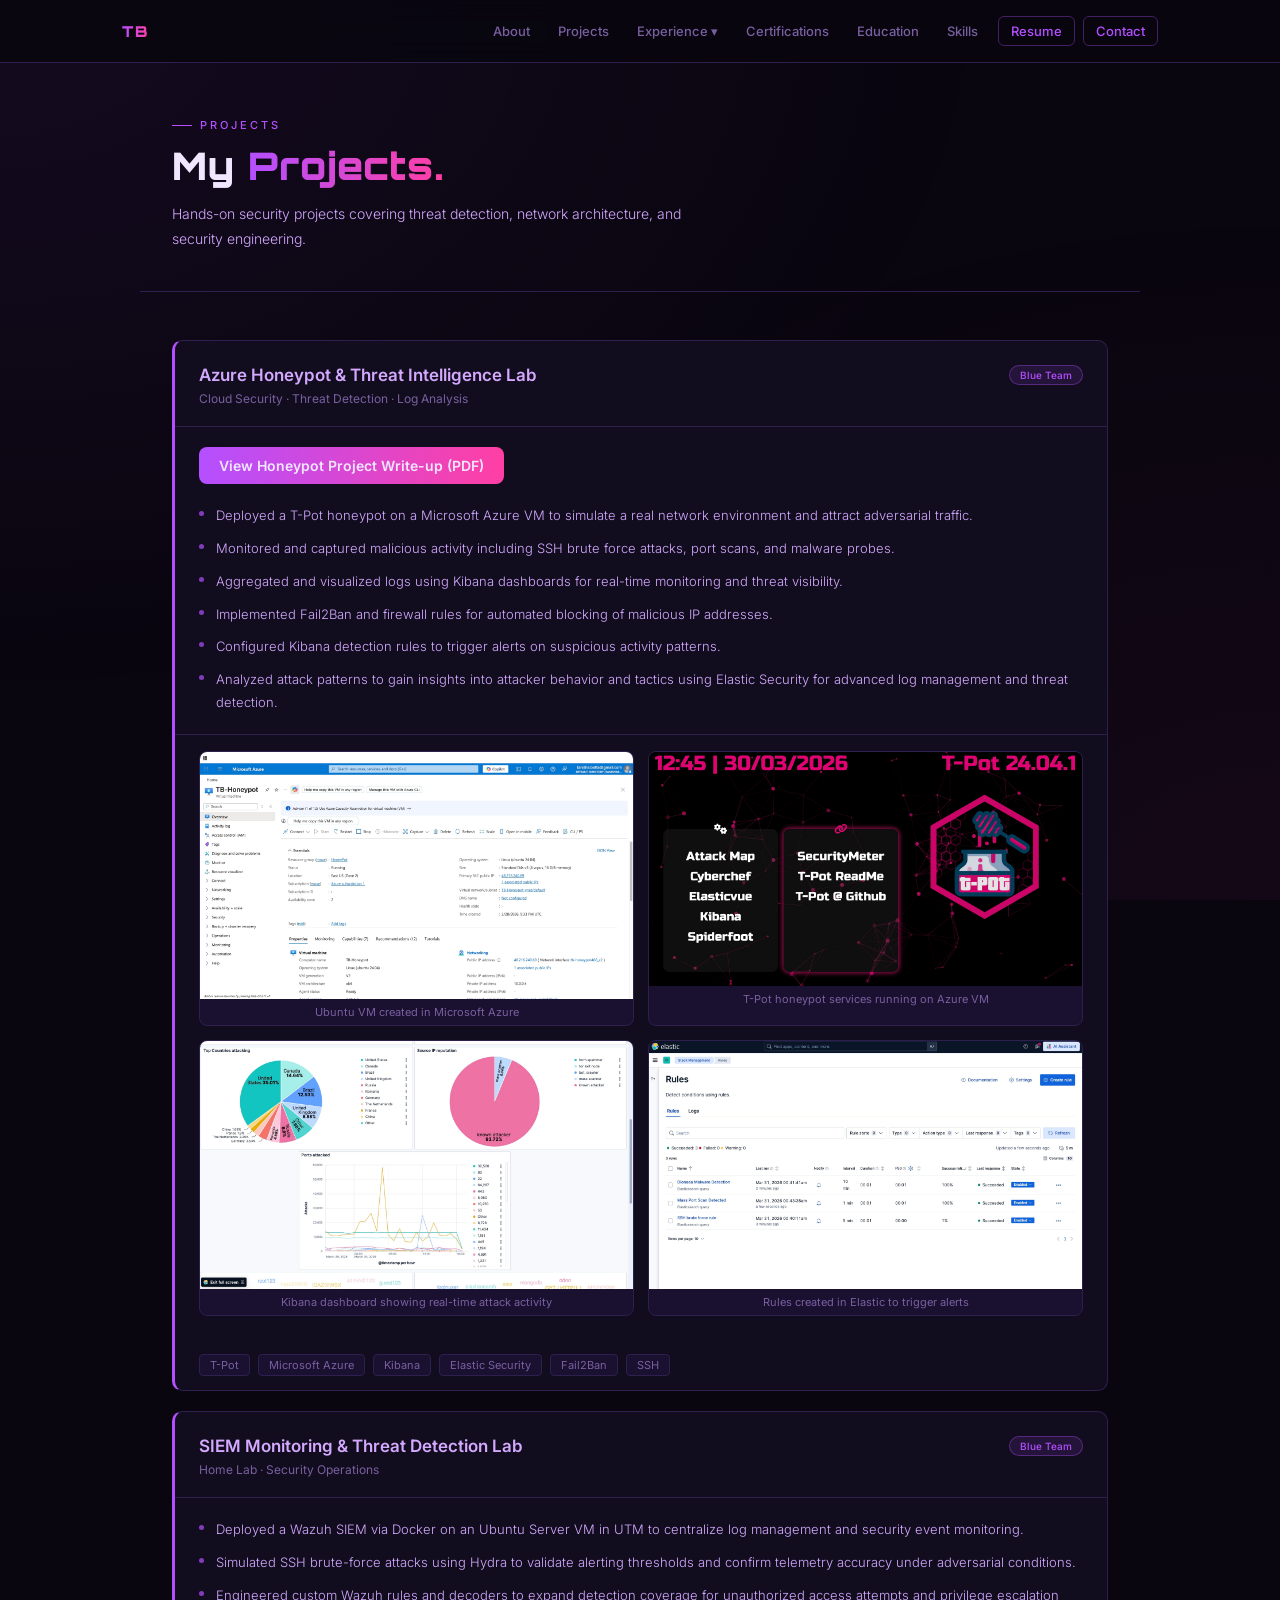
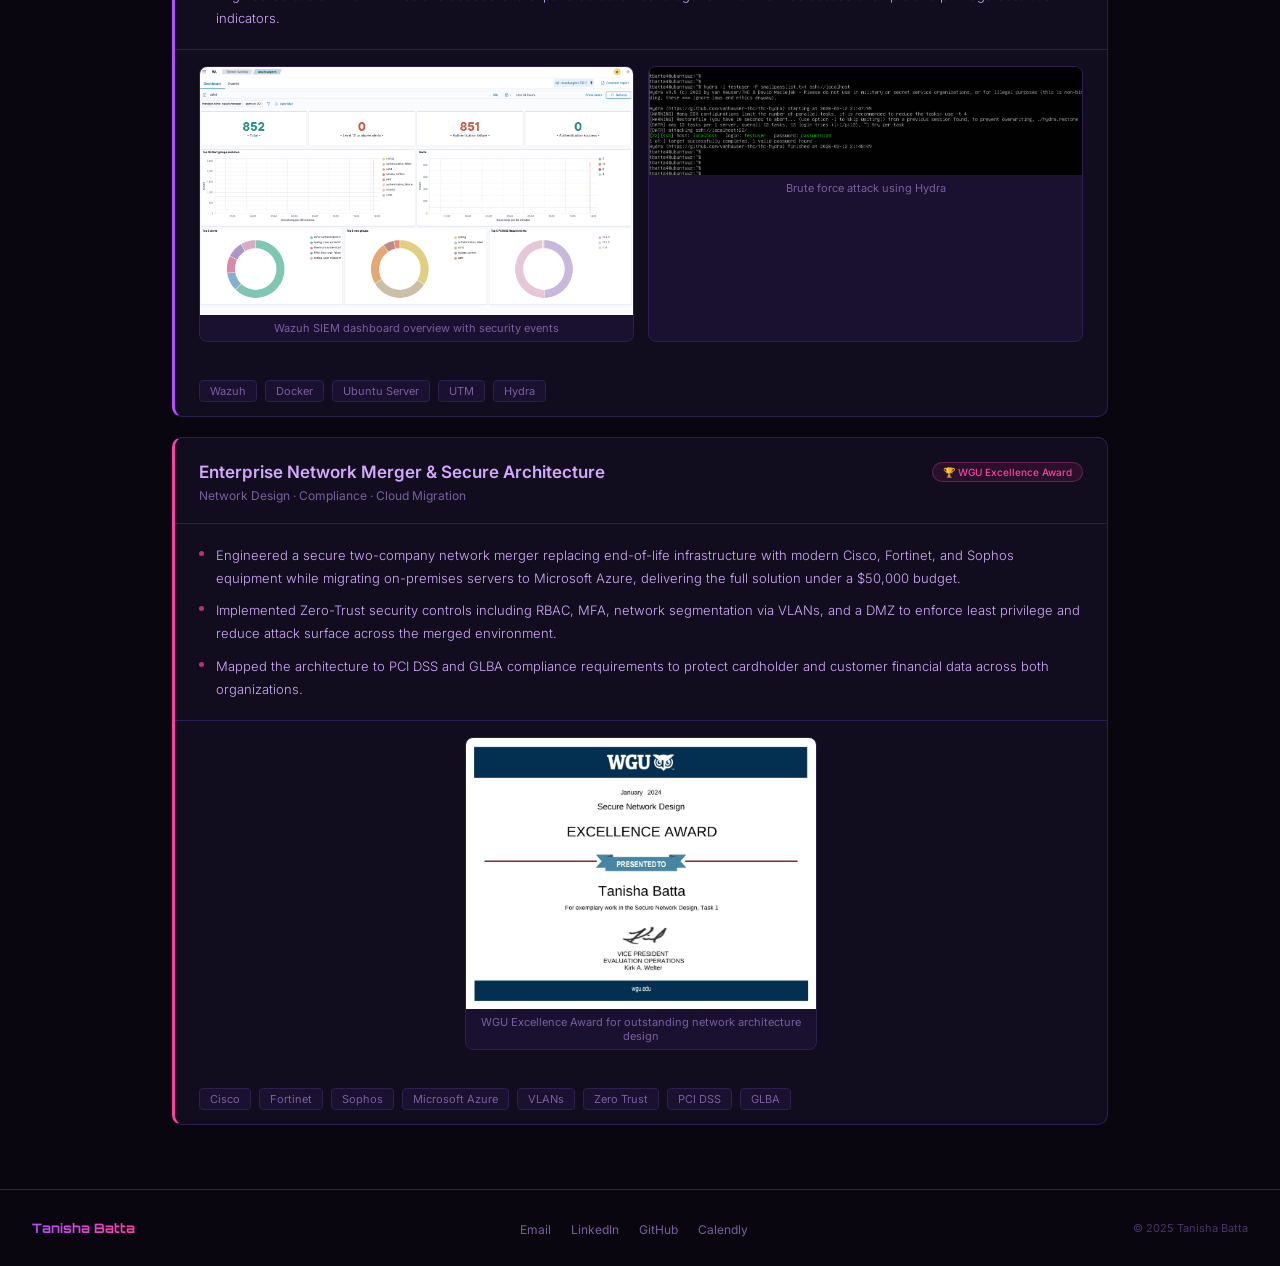
<file: projects.html>
<!DOCTYPE html>
<html lang="en">
<head>
  <meta charset="UTF-8"/>
  <meta name="viewport" content="width=device-width, initial-scale=1.0"/>
  <title>Projects — Tanisha Batta</title>
  <link href="https://fonts.googleapis.com/css2?family=Orbitron:wght@700;900&family=Inter:wght@300;400;500;600&display=swap" rel="stylesheet"/>
  <style>
    *, *::before, *::after { box-sizing: border-box; margin: 0; padding: 0; }

    :root {
      --bg:        #09060f;
      --surface:   #110d1e;
      --surface2:  #1a1030;
      --border:    #2d1f4e;
      --purple:    #b44fff;
      --purple-lt: #c97aff;
      --pink:      #ff3fa4;
      --lavender:  #d4a8ff;
      --white:     #f0e6ff;
      --muted:     #7a5fa0;
      --dim:       #4a3468;
    }

    html { scroll-behavior: smooth; }

    body {
      background: var(--bg);
      font-family: 'Inter', sans-serif;
      color: var(--white);
      overflow-x: hidden; min-height: 100vh;
    }

    body::before {
      content: '';
      position: fixed; inset: 0;
      background:
        radial-gradient(ellipse at 0% 0%, rgba(180,79,255,0.07) 0%, transparent 55%),
        radial-gradient(ellipse at 100% 100%, rgba(255,63,164,0.05) 0%, transparent 55%);
      pointer-events: none; z-index: 0;
    }

    /* ── NAV ── */




    /* ── PAGE ── */
    .page { position: relative; z-index: 1; padding-top: 62px; }

    /* ── PAGE HEADER ── */
    .page-header {
      max-width: 1000px; margin: 0 auto;
      padding: 56px 32px 40px;
      border-bottom: 1px solid var(--border);
    }

    .page-eyebrow {
      font-size: 11px; font-weight: 500;
      letter-spacing: 3px; text-transform: uppercase;
      color: var(--purple); margin-bottom: 10px;
      display: flex; align-items: center; gap: 8px;
    }
    .page-eyebrow::before { content: ''; display: inline-block; width: 20px; height: 1px; background: var(--purple); }

    .page-title {
      font-family: 'Orbitron', monospace;
      font-weight: 900; font-size: clamp(24px, 4vw, 38px);
      letter-spacing: 1px; color: var(--white); margin-bottom: 12px;
    }

    .page-title span {
      background: linear-gradient(90deg, var(--purple), var(--pink));
      -webkit-background-clip: text; -webkit-text-fill-color: transparent;
      background-clip: text;
    }

    .page-desc {
      font-size: 14px; font-weight: 300;
      line-height: 1.8; color: var(--lavender); max-width: 520px;
    }

    /* ── CONTENT ── */
    .content {
      max-width: 1000px; margin: 0 auto;
      padding: 48px 32px 64px;
      display: flex; flex-direction: column; gap: 20px;
    }

    @media (max-width: 680px) { .content { padding: 36px 24px 48px; } }

    /* ── PROJECT CARD ── */
    .project-card {
      background: var(--surface);
      border: 1px solid var(--border);
      border-radius: 10px;
      overflow: hidden;
      animation: fadein 0.4s both;
      transition: border-color 0.2s;
    }

    /* ── SCREENSHOTS ── */
.project-screenshots {
  padding: 16px 24px 24px;
  display: grid;
  grid-template-columns: repeat(2, 1fr); /* always 2 per row */
  gap: 14px;
}
.project-screenshots:has(.screenshot:only-child) {
  grid-template-columns: 1fr;
  max-width: 400px;
  margin: 0 auto;
}

/* Mobile view */
@media (max-width: 768px) {
  .project-screenshots {
    grid-template-columns: 1fr; /* stack images */
  }
}

.screenshot {
  border: 1px solid var(--border);
  border-radius: 8px;
  overflow: hidden;
  background: var(--surface2);
  transition: transform 0.2s, border-color 0.2s;
}

.screenshot img {
  width: 100%;
  display: block;
}

.screenshot:hover {
  transform: scale(1.02);
  border-color: rgba(180,79,255,0.4);
}

.screenshot-caption {
  font-size: 11px;
  padding: 6px 8px;
  color: var(--muted);
  text-align: center;
}

    .project-card:nth-child(1) { animation-delay: 0.05s; }
    .project-card:nth-child(2) { animation-delay: 0.15s; }

    .project-card:hover { border-color: rgba(180,79,255,0.35); }

    @keyframes fadein {
      from { opacity: 0; transform: translateY(10px); }
      to   { opacity: 1; transform: translateY(0); }
    }

    /* accent bar */
    .project-card.featured { border-left: 3px solid var(--purple); }
    .project-card.standard { border-left: 3px solid var(--pink); }

    /* ── CARD TOP ── */
    .project-top {
      padding: 24px 24px 20px;
      display: flex; align-items: flex-start;
      justify-content: space-between; gap: 16px;
      border-bottom: 1px solid var(--border);
    }

    @media (max-width: 560px) { .project-top { flex-direction: column; } }

    .project-top-left { display: flex; flex-direction: column; gap: 6px; flex: 1; }

    .project-title {
      font-size: 17px; font-weight: 600; color: var(--lavender);
    }

    .project-subtitle {
      font-size: 12px; font-weight: 400; color: var(--muted);
    }

    .project-top-right {
      display: flex; flex-direction: column;
      align-items: flex-end; gap: 6px; flex-shrink: 0;
    }

    .project-badge {
      font-size: 10px; font-weight: 500;
      padding: 3px 10px; border-radius: 20px;
      background: rgba(180,79,255,0.12);
      border: 1px solid rgba(180,79,255,0.35);
      color: var(--purple);
    }

    .project-badge.award {
      background: rgba(255,63,164,0.1);
      border-color: rgba(255,63,164,0.3);
      color: var(--pink);
    }

    /* ── CARD BODY ── */
    .project-body {
      padding: 20px 24px;
      border-bottom: 1px solid var(--border);
    }

    .project-bullets {
      display: flex; flex-direction: column; gap: 10px;
    }

    .project-bullet {
      display: flex; gap: 12px; align-items: flex-start;
      font-size: 13px; font-weight: 300;
      line-height: 1.75; color: var(--lavender);
    }

    .bullet-dot {
      flex-shrink: 0; margin-top: 7px;
      width: 5px; height: 5px; border-radius: 50%;
      background: var(--purple); opacity: 0.7;
    }

    .project-card.standard .bullet-dot { background: var(--pink); }

    /* ── CARD FOOTER ── */
    .project-footer {
      padding: 14px 24px;
      display: flex; flex-wrap: wrap; gap: 8px;
      align-items: center;
    }

    .tech-tag {
      font-size: 11px; font-weight: 400;
      padding: 3px 10px; border-radius: 4px;
      border: 1px solid var(--border);
      color: var(--muted); background: var(--surface2);
    }

    /* ── FOOTER ── */
    footer {
      position: relative; z-index: 1;
      border-top: 1px solid var(--border);
      padding: 28px 32px;
      display: flex; align-items: center; justify-content: space-between;
      flex-wrap: wrap; gap: 12px;
    }

    .footer-name {
      font-family: 'Orbitron', monospace; font-size: 13px; font-weight: 700;
      background: linear-gradient(90deg, var(--purple), var(--pink));
      -webkit-background-clip: text; -webkit-text-fill-color: transparent;
      background-clip: text;
    }

    .footer-links { display: flex; gap: 20px; list-style: none; }
    .footer-links a { font-size: 12px; color: var(--muted); text-decoration: none; transition: color 0.2s; }
    .footer-links a:hover { color: var(--lavender); }
    .footer-copy { font-size: 11px; color: var(--dim); }
  </style>
</head>
<body>

<!-- NAV -->
<div id="navbar-placeholder"></div>

<div class="page">

  <div class="page-header">
    <div class="page-eyebrow">Projects</div>
    <div class="page-title">My <span>Projects.</span></div>
    <div class="page-desc">
      Hands-on security projects covering threat detection, network architecture,
      and security engineering.
    </div>
  </div>

  <div class="content">

        <!-- HONEYPOT -->
    <div class="project-card featured">
      <div class="project-top">
        <div class="project-top-left">
          <div class="project-title">Azure Honeypot & Threat Intelligence Lab</div>
          <div class="project-subtitle">Cloud Security · Threat Detection · Log Analysis</div>
        </div>
        <div class="project-top-right">
          <div class="project-badge">Blue Team</div>
        </div>
      </div>
 
      <div class="project-body">

        <!-- PDF Button -->
<div style="margin-bottom: 20px;">
  <a href="Honeypot Project .pdf" target="_blank"
     style="
       display: inline-block;
       padding: 10px 20px;
       background: linear-gradient(90deg, var(--purple), var(--pink));
       color: var(--white);
       font-weight: 600;
       font-size: 14px;
       border-radius: 8px;
       text-decoration: none;
       transition: transform 0.2s, box-shadow 0.2s;
     "
     onmouseover="this.style.transform='scale(1.05)'; this.style.boxShadow='0 4px 15px rgba(180,79,255,0.4)';"
     onmouseout="this.style.transform='scale(1)'; this.style.boxShadow='none';">
    View Honeypot Project Write-up (PDF)
  </a>
</div>

        <div class="project-bullets">
          <div class="project-bullet">
            <div class="bullet-dot"></div>
            <span>Deployed a T-Pot honeypot on a Microsoft Azure VM to simulate a real network environment and attract adversarial traffic.</span>
          </div>
          <div class="project-bullet">
            <div class="bullet-dot"></div>
            <span>Monitored and captured malicious activity including SSH brute force attacks, port scans, and malware probes.</span>
          </div>
          <div class="project-bullet">
            <div class="bullet-dot"></div>
            <span>Aggregated and visualized logs using Kibana dashboards for real-time monitoring and threat visibility.</span>
          </div>
          <div class="project-bullet">
            <div class="bullet-dot"></div>
            <span>Implemented Fail2Ban and firewall rules for automated blocking of malicious IP addresses.</span>
          </div>
          <div class="project-bullet">
            <div class="bullet-dot"></div>
            <span>Configured Kibana detection rules to trigger alerts on suspicious activity patterns.</span>
          </div>
          <div class="project-bullet">
            <div class="bullet-dot"></div>
            <span>Analyzed attack patterns to gain insights into attacker behavior and tactics using Elastic Security for advanced log management and threat detection.</span>
          </div>
        </div>
      </div>


      <div class="project-screenshots">
  <div class="screenshot">
    <img src="honeypotimg/azurevm.jpg" alt="Azure VM">
    <div class="screenshot-caption">Ubuntu VM created in Microsoft Azure</div>
  </div>

   <div class="screenshot">
    <img src="honeypotimg/t-pot.jpg" alt="T-Pot Terminal">
    <div class="screenshot-caption">T-Pot honeypot services running on Azure VM</div>
  </div>

  <div class="screenshot">
    <img src="honeypotimg/dashboard2.jpg" alt="Kibana Dashboard">
    <div class="screenshot-caption">Kibana dashboard showing real-time attack activity</div>
  </div>

  <div class="screenshot">
    <img src="honeypotimg/elasticrules.jpg" alt="Elastic">
    <div class="screenshot-caption">Rules created in Elastic to trigger alerts</div>
  </div>


</div>

 
      <div class="project-footer">
        <span class="tech-tag">T-Pot</span>
        <span class="tech-tag">Microsoft Azure</span>
        <span class="tech-tag">Kibana</span>
        <span class="tech-tag">Elastic Security</span>
        <span class="tech-tag">Fail2Ban</span>
        <span class="tech-tag">SSH</span>
      </div>
    </div>

    <!-- SIEM LAB -->
    <div class="project-card featured">
      <div class="project-top">
        <div class="project-top-left">
          <div class="project-title">SIEM Monitoring & Threat Detection Lab</div>
          <div class="project-subtitle">Home Lab · Security Operations</div>
        </div>
        <div class="project-top-right">
          <div class="project-badge">Blue Team</div>
        </div>
      </div>

      <div class="project-body">
        <div class="project-bullets">
          <div class="project-bullet">
            <div class="bullet-dot"></div>
            <span>Deployed a Wazuh SIEM via Docker on an Ubuntu Server VM in UTM to centralize log management and security event monitoring.</span>
          </div>
          <div class="project-bullet">
            <div class="bullet-dot"></div>
            <span>Simulated SSH brute-force attacks using Hydra to validate alerting thresholds and confirm telemetry accuracy under adversarial conditions.</span>
          </div>
          <div class="project-bullet">
            <div class="bullet-dot"></div>
            <span>Engineered custom Wazuh rules and decoders to expand detection coverage for unauthorized access attempts and privilege escalation indicators.</span>
          </div>
        </div>
      </div>


      <div class="project-screenshots">
  <div class="screenshot">
    <img src="wazuhimg/wazuhdashboard.png" alt="Wazuh Dashboard">
    <div class="screenshot-caption">Wazuh SIEM dashboard overview with security events</div>
  </div>

  <div class="screenshot">
    <img src="wazuhimg/hydraattack.png" alt="Hydra Attack">
    <div class="screenshot-caption">Brute force attack using Hydra</div>
  </div>

</div>

      

      <div class="project-footer">
        <span class="tech-tag">Wazuh</span>
        <span class="tech-tag">Docker</span>
        <span class="tech-tag">Ubuntu Server</span>
        <span class="tech-tag">UTM</span>
        <span class="tech-tag">Hydra</span>
      </div>
    </div>

    <!-- NETWORK MERGER -->
    <div class="project-card standard">
      <div class="project-top">
        <div class="project-top-left">
          <div class="project-title">Enterprise Network Merger & Secure Architecture</div>
          <div class="project-subtitle">Network Design · Compliance · Cloud Migration</div>
        </div>
        <div class="project-top-right">
          <div class="project-badge award">🏆 WGU Excellence Award</div>
        </div>
      </div>

      <div class="project-body">
        <div class="project-bullets">
          <div class="project-bullet">
            <div class="bullet-dot"></div>
            <span>Engineered a secure two-company network merger replacing end-of-life infrastructure with modern Cisco, Fortinet, and Sophos equipment while migrating on-premises servers to Microsoft Azure, delivering the full solution under a $50,000 budget.</span>
          </div>

          <div class="project-bullet">
            <div class="bullet-dot"></div>
            <span>Implemented Zero-Trust security controls including RBAC, MFA, network segmentation via VLANs, and a DMZ to enforce least privilege and reduce attack surface across the merged environment.</span>
          </div>
          <div class="project-bullet">
            <div class="bullet-dot"></div>
            <span>Mapped the architecture to PCI DSS and GLBA compliance requirements to protect cardholder and customer financial data across both organizations.</span>
          </div>
        </div>
      </div>

                <div class="project-screenshots">
  <div class="screenshot">
    <img src="excellenceaward.png" alt="WGU Excellence Award">
    <div class="screenshot-caption">WGU Excellence Award for outstanding network architecture design</div>
  </div>
</div>

      <div class="project-footer">
        <span class="tech-tag">Cisco</span>
        <span class="tech-tag">Fortinet</span>
        <span class="tech-tag">Sophos</span>
        <span class="tech-tag">Microsoft Azure</span>
        <span class="tech-tag">VLANs</span>
        <span class="tech-tag">Zero Trust</span>
        <span class="tech-tag">PCI DSS</span>
        <span class="tech-tag">GLBA</span>
      </div>
    </div>

  </div>
</div>

<!-- FOOTER -->
<footer>
  <div class="footer-name">Tanisha Batta</div>
  <ul class="footer-links">
     <li><a href="mailto:tanisha.batta@gmail.com">Email</a></li>
    <li><a href="https://www.linkedin.com/in/tanisha-batta-88954b1b0/" target="_blank">LinkedIn</a></li>
    <li><a href="https://github.com/tanishabatta" target="_blank">GitHub</a></li>
    <li><a href="https://calendly.com/tanisha-batta" target="_blank">Calendly</a></li>
  </ul>
  <div class="footer-copy">&copy; 2025 Tanisha Batta</div>
</footer>
<script>
 
    fetch('navbar.html')
      .then(res => res.text())
      .then(data => {
        const container = document.getElementById('navbar-placeholder');
        container.innerHTML = data;

        // Run navbar.js
        initNavbar(container);
      });
</script>
<script src="navbar.js"></script>
</body>
</html>
</file>
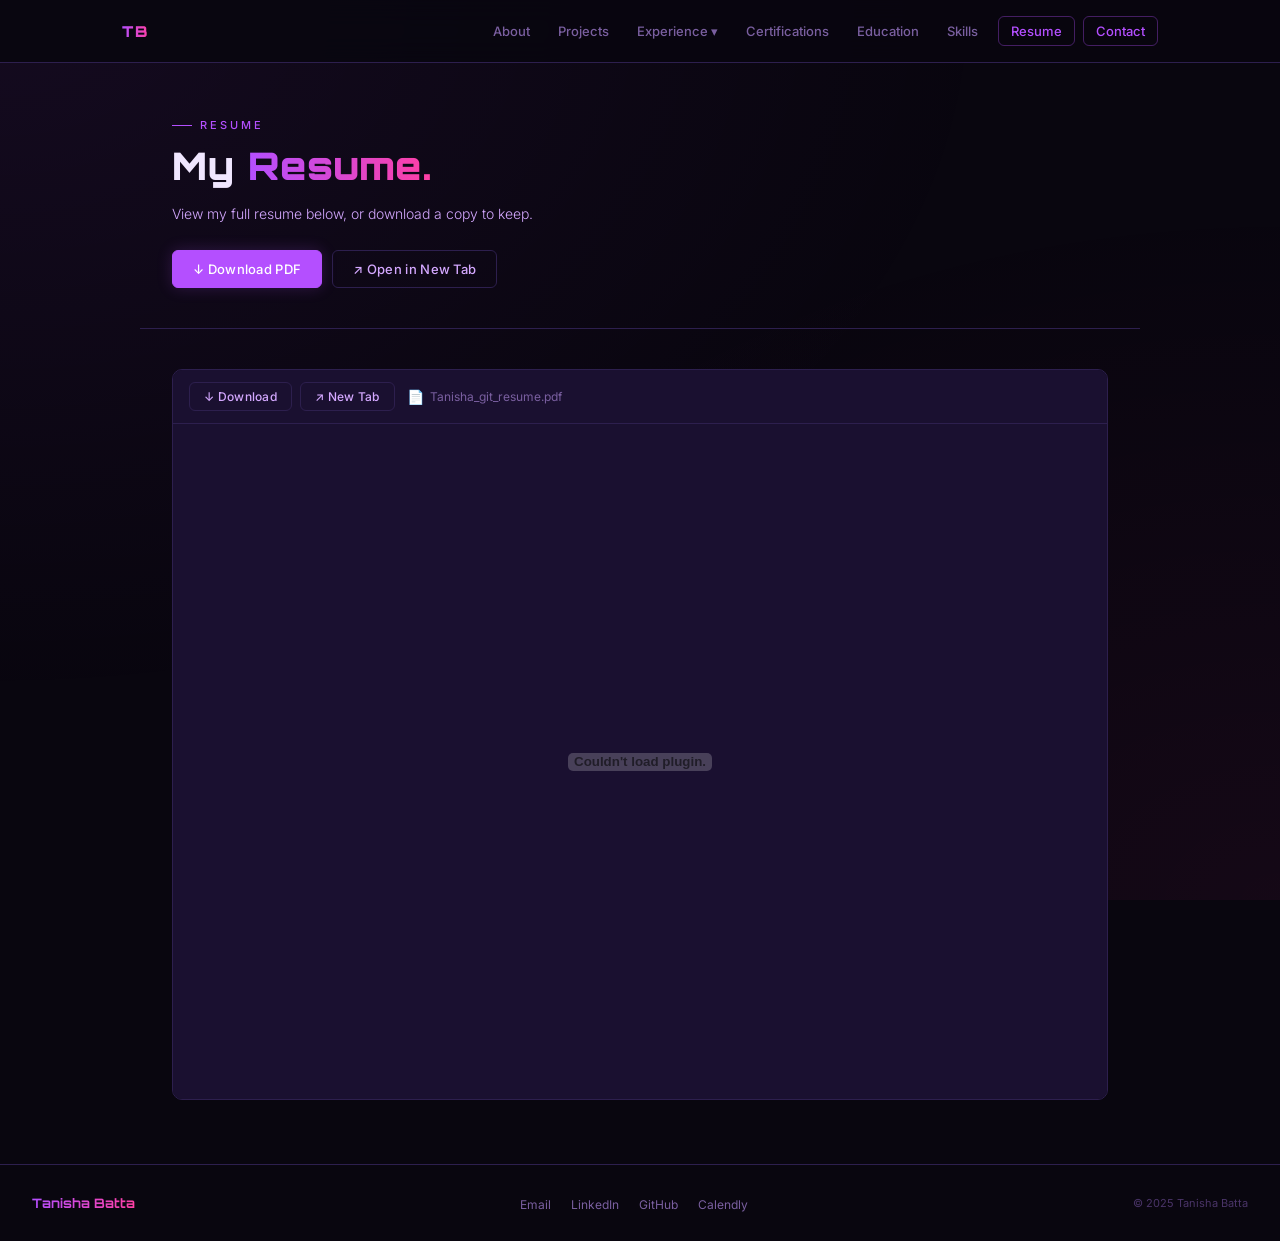
<file: resume.html>
<!DOCTYPE html>
<html lang="en">
<head>
  <meta charset="UTF-8"/>
  <meta name="viewport" content="width=device-width, initial-scale=1.0"/>
  <title>Resume — Tanisha Batta</title>
  <link href="https://fonts.googleapis.com/css2?family=Orbitron:wght@700;900&family=Inter:wght@300;400;500;600&display=swap" rel="stylesheet"/>
  <style>
    *, *::before, *::after { box-sizing: border-box; margin: 0; padding: 0; }

    :root {
      --bg:        #09060f;
      --surface:   #110d1e;
      --surface2:  #1a1030;
      --border:    #2d1f4e;
      --purple:    #b44fff;
      --purple-lt: #c97aff;
      --pink:      #ff3fa4;
      --lavender:  #d4a8ff;
      --white:     #f0e6ff;
      --muted:     #7a5fa0;
      --dim:       #4a3468;
    }

    html { scroll-behavior: smooth; }

    body {
      background: var(--bg);
      font-family: 'Inter', sans-serif;
      color: var(--white);
      overflow-x: hidden; min-height: 100vh;
    }

    body::before {
      content: '';
      position: fixed; inset: 0;
      background:
        radial-gradient(ellipse at 0% 0%, rgba(180,79,255,0.07) 0%, transparent 55%),
        radial-gradient(ellipse at 100% 100%, rgba(255,63,164,0.05) 0%, transparent 55%);
      pointer-events: none; z-index: 0;
    }

    /* ── NAV ── */



    /* ── PAGE ── */
    .page { position: relative; z-index: 1; padding-top: 62px; }

    /* ── PAGE HEADER ── */
    .page-header {
      max-width: 1000px; margin: 0 auto;
      padding: 56px 32px 40px;
      border-bottom: 1px solid var(--border);
    }

    .page-eyebrow {
      font-size: 11px; font-weight: 500;
      letter-spacing: 3px; text-transform: uppercase;
      color: var(--purple); margin-bottom: 10px;
      display: flex; align-items: center; gap: 8px;
    }
    .page-eyebrow::before { content: ''; display: inline-block; width: 20px; height: 1px; background: var(--purple); }

    .page-title {
      font-family: 'Orbitron', monospace;
      font-weight: 900; font-size: clamp(24px, 4vw, 38px);
      letter-spacing: 1px; color: var(--white); margin-bottom: 12px;
    }

    .page-title span {
      background: linear-gradient(90deg, var(--purple), var(--pink));
      -webkit-background-clip: text; -webkit-text-fill-color: transparent;
      background-clip: text;
    }

    .page-desc {
      font-size: 14px; font-weight: 300;
      line-height: 1.8; color: var(--lavender); max-width: 520px;
      margin-bottom: 24px;
    }

    /* header action buttons */
    .header-actions { display: flex; flex-wrap: wrap; gap: 10px; }

    .btn {
      font-family: 'Inter', sans-serif;
      font-size: 13px; font-weight: 500;
      letter-spacing: 0.3px; padding: 10px 20px;
      border-radius: 6px; cursor: pointer;
      text-decoration: none;
      display: inline-flex; align-items: center; gap: 7px;
      transition: all 0.2s;
    }

    .btn-primary {
      background: var(--purple); color: #fff;
      border: 1px solid var(--purple);
      box-shadow: 0 0 16px rgba(180,79,255,0.2);
    }
    .btn-primary:hover { background: var(--purple-lt); box-shadow: 0 0 24px rgba(180,79,255,0.3); }

    .btn-outline {
      background: transparent; color: var(--lavender);
      border: 1px solid var(--border);
    }
    .btn-outline:hover { border-color: rgba(180,79,255,0.4); color: var(--purple-lt); background: rgba(180,79,255,0.06); }

    /* ── CONTENT ── */
    .content {
      max-width: 1000px; margin: 0 auto;
      padding: 40px 32px 64px;
    }

    @media (max-width: 680px) { .content { padding: 28px 24px 48px; } }

    /* ── PDF VIEWER ── */
    .pdf-wrap {
      background: var(--surface);
      border: 1px solid var(--border);
      border-radius: 10px;
      overflow: hidden;
    }

    /* toolbar */
    .pdf-toolbar {
      padding: 12px 16px;
      border-bottom: 1px solid var(--border);
      display: flex; align-items: center; gap: 8px;
      flex-wrap: wrap;
      background: var(--surface2);
    }

    .pdf-filename {
      font-size: 12px; font-weight: 400;
      color: var(--muted); margin-left: 4px;
      display: flex; align-items: center; gap: 6px;
    }

    .pdf-filename-icon { font-size: 14px; }

    /* embed */
    .pdf-embed-wrap {
      width: 100%; height: 75vh; min-height: 500px;
      background: var(--surface2);
      display: flex; align-items: center; justify-content: center;
    }

    .pdf-embed-wrap embed {
      width: 100%; height: 100%;
      border: none; display: block;
    }

    /* fallback */
    .pdf-fallback {
      display: none;
      flex-direction: column;
      align-items: center; justify-content: center;
      gap: 16px; padding: 60px 24px;
      text-align: center;
      width: 100%;
    }

    .pdf-fallback-icon { font-size: 40px; opacity: 0.3; }

    .pdf-fallback-text {
      font-size: 14px; font-weight: 300;
      color: var(--muted); line-height: 1.7;
    }

    /* ── FOOTER ── */
    footer {
      position: relative; z-index: 1;
      border-top: 1px solid var(--border);
      padding: 28px 32px;
      display: flex; align-items: center; justify-content: space-between;
      flex-wrap: wrap; gap: 12px;
    }

    .footer-name {
      font-family: 'Orbitron', monospace; font-size: 13px; font-weight: 700;
      background: linear-gradient(90deg, var(--purple), var(--pink));
      -webkit-background-clip: text; -webkit-text-fill-color: transparent;
      background-clip: text;
    }

    .footer-links { display: flex; gap: 20px; list-style: none; }
    .footer-links a { font-size: 12px; color: var(--muted); text-decoration: none; transition: color 0.2s; }
    .footer-links a:hover { color: var(--lavender); }
    .footer-copy { font-size: 11px; color: var(--dim); }
  </style>
</head>
<body>

<!-- NAV -->
<div id="navbar-placeholder"></div>

<div class="page">

  <!-- PAGE HEADER -->
  <div class="page-header">
    <div class="page-eyebrow">Resume</div>
    <div class="page-title">My <span>Resume.</span></div>
    <div class="page-desc">
      View my full resume below, or download a copy to keep.
    </div>
    <div class="header-actions">
      <a class="btn btn-primary" href="Tanisha_git_resume.pdf" download>↓ Download PDF</a>
      <a class="btn btn-outline" href="Tanisha_git_resume.pdf" target="_blank">↗ Open in New Tab</a>
    </div>
  </div>

  <!-- PDF VIEWER -->
  <div class="content">
    <div class="pdf-wrap">

      <div class="pdf-toolbar">
        <a class="btn btn-outline" style="padding:6px 14px; font-size:12px;" href="Tanisha_git_resume.pdf" download>↓ Download</a>
        <a class="btn btn-outline" style="padding:6px 14px; font-size:12px;" href="Tanisha_git_resume.pdf" target="_blank">↗ New Tab</a>
        <div class="pdf-filename">
          <span class="pdf-filename-icon">📄</span>
          Tanisha_git_resume.pdf
        </div>
      </div>

      <div class="pdf-embed-wrap" id="pdf-wrap">
        <embed
          id="pdf-embed"
          src="Tanisha_git_resume.pdf"
          type="application/pdf"
          width="100%"
          height="100%"
        />
      </div>

    </div>
  </div>

</div>

<!-- FOOTER -->
<footer>
  <div class="footer-name">Tanisha Batta</div>
  <ul class="footer-links">
     <li><a href="mailto:tanisha.batta@gmail.com">Email</a></li>
    <li><a href="https://www.linkedin.com/in/tanisha-batta-88954b1b0/" target="_blank">LinkedIn</a></li>
    <li><a href="https://github.com/tanishabatta" target="_blank">GitHub</a></li>
    <li><a href="https://calendly.com/tanisha-batta" target="_blank">Calendly</a></li>
  </ul>
  <div class="footer-copy">&copy; 2025 Tanisha Batta</div>
</footer>

<script>
 
    fetch('navbar.html')
      .then(res => res.text())
      .then(data => {
        const container = document.getElementById('navbar-placeholder');
        container.innerHTML = data;

        // Run navbar.js
        initNavbar(container);
      });

  // Fallback if PDF can't render
  var embed = document.getElementById('pdf-embed');
  embed.onerror = function() {
    document.getElementById('pdf-wrap').innerHTML =
      '<div class="pdf-fallback" style="display:flex;">' +
        '<div class="pdf-fallback-icon">📄</div>' +
        '<div class="pdf-fallback-text">Your browser couldn\'t display the PDF inline.<br/>Use the buttons above to download or open it.</div>' +
        '<a class="btn btn-primary" href="Tanisha_git_resume.pdf" download>↓ Download Resume</a>' +
        '<a class="btn btn-outline" href="Tanisha_git_resume.pdf" target="_blank">↗ Open in New Tab</a>' +
      '</div>';
  };
</script>
<script src="navbar.js"></script>
</body>
</html>
</file>
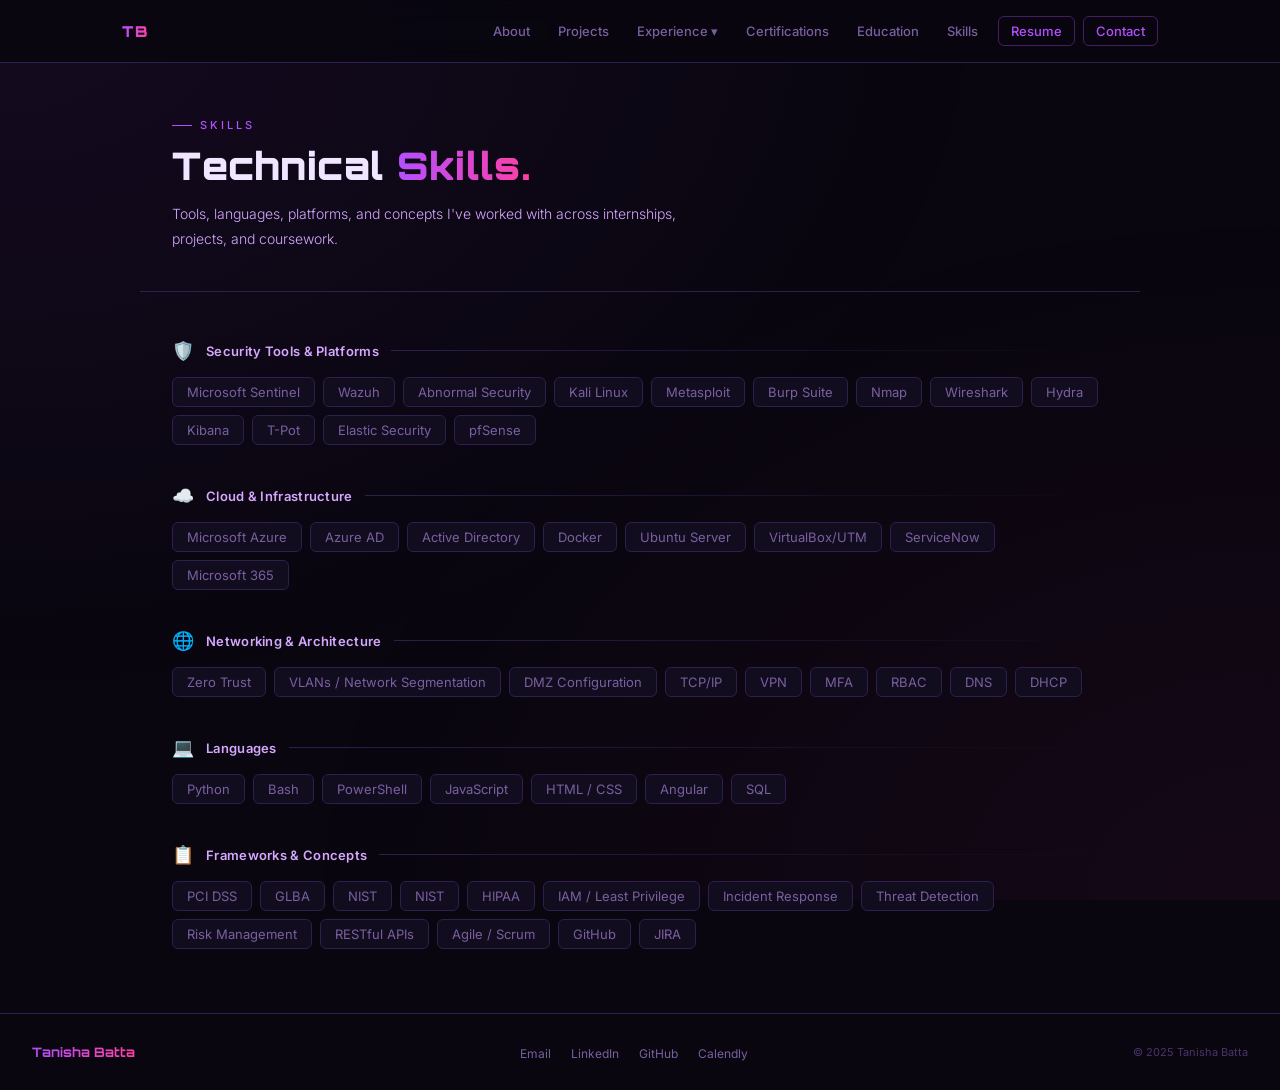
<file: skills.html>
<!DOCTYPE html>
<html lang="en">
<head>
  <meta charset="UTF-8"/>
  <meta name="viewport" content="width=device-width, initial-scale=1.0"/>
  <title>Skills — Tanisha Batta</title>
  <link href="https://fonts.googleapis.com/css2?family=Orbitron:wght@700;900&family=Inter:wght@300;400;500;600&display=swap" rel="stylesheet"/>
  <style>
    *, *::before, *::after { box-sizing: border-box; margin: 0; padding: 0; }

    :root {
      --bg:        #09060f;
      --surface:   #110d1e;
      --surface2:  #1a1030;
      --border:    #2d1f4e;
      --purple:    #b44fff;
      --purple-lt: #c97aff;
      --pink:      #ff3fa4;
      --lavender:  #d4a8ff;
      --white:     #f0e6ff;
      --muted:     #7a5fa0;
      --dim:       #4a3468;
    }

    html { scroll-behavior: smooth; }

    body {
      background: var(--bg);
      font-family: 'Inter', sans-serif;
      color: var(--white);
      overflow-x: hidden; min-height: 100vh;
    }

    body::before {
      content: '';
      position: fixed; inset: 0;
      background:
        radial-gradient(ellipse at 0% 0%, rgba(180,79,255,0.07) 0%, transparent 55%),
        radial-gradient(ellipse at 100% 100%, rgba(255,63,164,0.05) 0%, transparent 55%);
      pointer-events: none; z-index: 0;
    }

    /* ── NAV ── */


    /* ── PAGE ── */
    .page { position: relative; z-index: 1; padding-top: 62px; }

    /* ── PAGE HEADER ── */
    .page-header {
      max-width: 1000px; margin: 0 auto;
      padding: 56px 32px 40px;
      border-bottom: 1px solid var(--border);
    }

    .page-eyebrow {
      font-size: 11px; font-weight: 500;
      letter-spacing: 3px; text-transform: uppercase;
      color: var(--purple); margin-bottom: 10px;
      display: flex; align-items: center; gap: 8px;
    }
    .page-eyebrow::before { content: ''; display: inline-block; width: 20px; height: 1px; background: var(--purple); }

    .page-title {
      font-family: 'Orbitron', monospace;
      font-weight: 900; font-size: clamp(24px, 4vw, 38px);
      letter-spacing: 1px; color: var(--white); margin-bottom: 12px;
    }

    .page-title span {
      background: linear-gradient(90deg, var(--purple), var(--pink));
      -webkit-background-clip: text; -webkit-text-fill-color: transparent;
      background-clip: text;
    }

    .page-desc {
      font-size: 14px; font-weight: 300;
      line-height: 1.8; color: var(--lavender); max-width: 520px;
    }

    /* ── CONTENT ── */
    .content {
      max-width: 1000px; margin: 0 auto;
      padding: 48px 32px 64px;
      display: flex; flex-direction: column; gap: 40px;
    }

    @media (max-width: 680px) { .content { padding: 36px 24px 48px; } }

    /* ── SKILL GROUP ── */
    .skill-group {
      display: flex; flex-direction: column; gap: 16px;
      animation: fadein 0.4s both;
    }

    .skill-group:nth-child(1) { animation-delay: 0.05s; }
    .skill-group:nth-child(2) { animation-delay: 0.12s; }
    .skill-group:nth-child(3) { animation-delay: 0.19s; }
    .skill-group:nth-child(4) { animation-delay: 0.26s; }

    @keyframes fadein {
      from { opacity: 0; transform: translateY(10px); }
      to   { opacity: 1; transform: translateY(0); }
    }

    .skill-group-header {
      display: flex; align-items: center; gap: 12px;
    }

    .skill-group-icon { font-size: 18px; }

    .skill-group-title {
      font-size: 13px; font-weight: 600;
      color: var(--lavender); letter-spacing: 0.3px;
    }

    .skill-group-line {
      flex: 1; height: 1px;
      background: linear-gradient(90deg, var(--border), transparent);
    }

    /* ── SKILL TAGS ── */
    .skill-tags { display: flex; flex-wrap: wrap; gap: 8px; }

    .skill-tag {
        font-size: 13px; font-weight: 400;
        padding: 6px 14px; border-radius: 6px;
        border: 1px solid var(--border);
        color: var(--muted);
        background: var(--surface);
        transition: border-color 0.2s, color 0.2s, background 0.2s;
        cursor: default;
    }

    .skill-tag:hover {
    border-color: rgba(180,79,255,0.4);
    color: var(--lavender);
    background: var(--surface2);
    }

    .skill-tag.key {
    border-bottom: 2px solid var(--purple);
    }



    .skill-tag.highlight:hover {
      border-color: var(--purple);
      background: rgba(180,79,255,0.12);
    }

    /* ── FOOTER ── */
    footer {
      position: relative; z-index: 1;
      border-top: 1px solid var(--border);
      padding: 28px 32px;
      display: flex; align-items: center; justify-content: space-between;
      flex-wrap: wrap; gap: 12px;
    }

    .footer-name {
      font-family: 'Orbitron', monospace; font-size: 13px; font-weight: 700;
      background: linear-gradient(90deg, var(--purple), var(--pink));
      -webkit-background-clip: text; -webkit-text-fill-color: transparent;
      background-clip: text;
    }

    .footer-links { display: flex; gap: 20px; list-style: none; }
    .footer-links a { font-size: 12px; color: var(--muted); text-decoration: none; transition: color 0.2s; }
    .footer-links a:hover { color: var(--lavender); }
    .footer-copy { font-size: 11px; color: var(--dim); }
  </style>
</head>
<body>

<!-- NAV -->
<div id="navbar-placeholder"></div>



<div class="page">

  <div class="page-header">
    <div class="page-eyebrow">Skills</div>
    <div class="page-title">Technical <span>Skills.</span></div>
    <div class="page-desc">
      Tools, languages, platforms, and concepts I've worked with across
      internships, projects, and coursework.
    </div>
  </div>

  <div class="content">

    <!-- SECURITY TOOLS -->
    <div class="skill-group">
      <div class="skill-group-header">
        <span class="skill-group-icon">🛡️</span>
        <span class="skill-group-title">Security Tools & Platforms</span>
        <div class="skill-group-line"></div>
      </div>
      <div class="skill-tags">
        <span class="skill-tag highlight">Microsoft Sentinel</span>
        <span class="skill-tag highlight">Wazuh</span>
        <span class="skill-tag highlight">Abnormal Security</span>
        <span class="skill-tag">Kali Linux</span>
        <span class="skill-tag">Metasploit</span>
        <span class="skill-tag">Burp Suite</span>
        <span class="skill-tag">Nmap</span>
        <span class="skill-tag">Wireshark</span>
        <span class="skill-tag">Hydra</span>
        <span class="skill-tag">Kibana</span>
        <span class="skill-tag">T-Pot</span>
        <span class="skill-tag">Elastic Security</span>
        <span class="skill-tag">pfSense</span>
      </div>
    </div>

    <!-- CLOUD & INFRASTRUCTURE -->
    <div class="skill-group">
      <div class="skill-group-header">
        <span class="skill-group-icon">☁️</span>
        <span class="skill-group-title">Cloud & Infrastructure</span>
        <div class="skill-group-line"></div>
      </div>
      <div class="skill-tags">
        <span class="skill-tag highlight">Microsoft Azure</span>
        <span class="skill-tag highlight">Azure AD</span>
        <span class="skill-tag highlight">Active Directory</span>
        <span class="skill-tag">Docker</span>
        <span class="skill-tag">Ubuntu Server</span>
        <span class="skill-tag">VirtualBox/UTM</span>
        <span class="skill-tag">ServiceNow</span>
        <span class="skill-tag">Microsoft 365</span>
      </div>
    </div>

    <!-- NETWORKING -->
    <div class="skill-group">
      <div class="skill-group-header">
        <span class="skill-group-icon">🌐</span>
        <span class="skill-group-title">Networking & Architecture</span>
        <div class="skill-group-line"></div>
      </div>
      <div class="skill-tags">
        <span class="skill-tag highlight">Zero Trust</span>
        <span class="skill-tag highlight">VLANs / Network Segmentation</span>
        <span class="skill-tag">DMZ Configuration</span>
        <span class="skill-tag">TCP/IP</span>
        <span class="skill-tag">VPN</span>
        <span class="skill-tag">MFA</span>
        <span class="skill-tag">RBAC</span>
        <span class="skill-tag">DNS</span>
        <span class="skill-tag">DHCP</span>
      </div>
    </div>

    <!-- LANGUAGES -->
    <div class="skill-group">
      <div class="skill-group-header">
        <span class="skill-group-icon">💻</span>
        <span class="skill-group-title">Languages</span>
        <div class="skill-group-line"></div>
      </div>
      <div class="skill-tags">
        <span class="skill-tag highlight">Python</span>
        <span class="skill-tag">Bash</span>
        <span class="skill-tag">PowerShell</span>
        <span class="skill-tag">JavaScript</span>
        <span class="skill-tag">HTML / CSS</span>
        <span class="skill-tag">Angular</span>
        <span class="skill-tag">SQL</span>
      </div>
    </div>

    <!-- FRAMEWORKS & CONCEPTS -->
    <div class="skill-group">
      <div class="skill-group-header">
        <span class="skill-group-icon">📋</span>
        <span class="skill-group-title">Frameworks & Concepts</span>
        <div class="skill-group-line"></div>
      </div>
      <div class="skill-tags">
        <span class="skill-tag highlight">PCI DSS</span>
        <span class="skill-tag highlight">GLBA</span>
        <span class="skill-tag highlight">NIST</span>
        <span class="skill-tag highlight">NIST</span>
        <span class="skill-tag highlight">HIPAA</span>
        <span class="skill-tag">IAM / Least Privilege</span>
        <span class="skill-tag">Incident Response</span>
        <span class="skill-tag">Threat Detection</span>
        <span class="skill-tag">Risk Management</span>
        <span class="skill-tag">RESTful APIs</span>
        <span class="skill-tag">Agile / Scrum</span>
        <span class="skill-tag">GitHub</span>
        <span class="skill-tag highlight">JIRA</span>
      </div>
    </div>

  </div>
</div>

<!-- FOOTER -->
<footer>
  <div class="footer-name">Tanisha Batta</div>
  <ul class="footer-links">
     <li><a href="mailto:tanisha.batta@gmail.com">Email</a></li>
    <li><a href="https://www.linkedin.com/in/tanisha-batta-88954b1b0/" target="_blank">LinkedIn</a></li>
    <li><a href="https://github.com/tanishabatta" target="_blank">GitHub</a></li>
    <li><a href="https://calendly.com/tanisha-batta" target="_blank">Calendly</a></li>
  </ul>
  <div class="footer-copy">&copy; 2025 Tanisha Batta</div>
</footer>

  <script>
    fetch('navbar.html')
      .then(res => res.text())
      .then(data => {
        const container = document.getElementById('navbar-placeholder');
        container.innerHTML = data;

        // Run navbar.js
        initNavbar(container);
      });
  </script>
  <script src="navbar.js"></script>

</body>
</html>
</file>
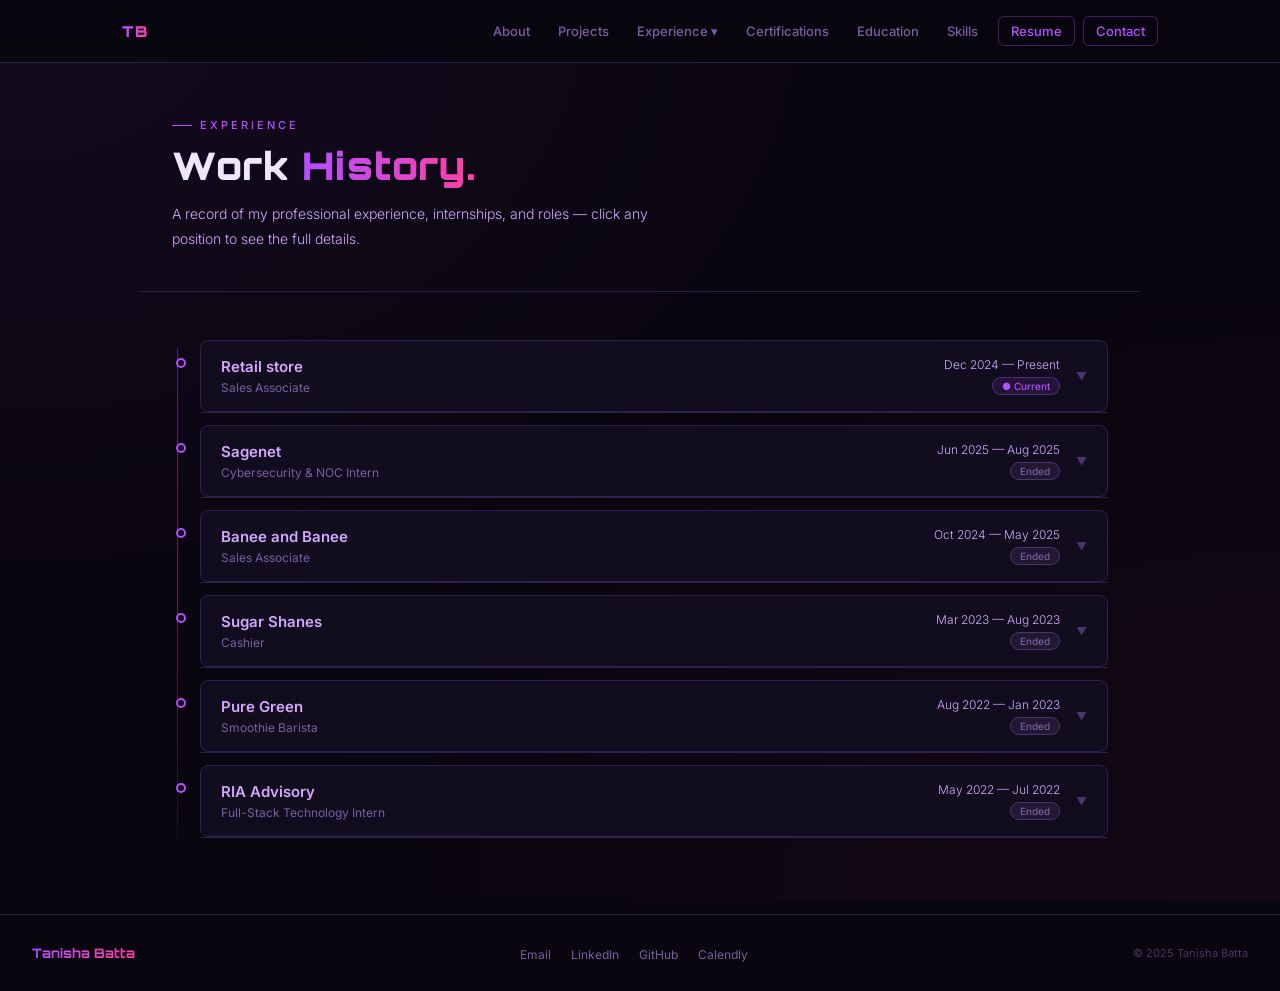
<file: workhistory.html>
<!DOCTYPE html>
<html lang="en">
<head>
  <meta charset="UTF-8"/>
  <meta name="viewport" content="width=device-width, initial-scale=1.0"/>
  <title>Experience — Tanisha Batta</title>
  <link href="https://fonts.googleapis.com/css2?family=Orbitron:wght@700;900&family=Inter:wght@300;400;500;600&display=swap" rel="stylesheet"/>
  <style>
    *, *::before, *::after { box-sizing: border-box; margin: 0; padding: 0; }

    :root {
      --bg:        #09060f;
      --surface:   #110d1e;
      --surface2:  #1a1030;
      --border:    #2d1f4e;
      --purple:    #b44fff;
      --purple-lt: #c97aff;
      --pink:      #ff3fa4;
      --lavender:  #d4a8ff;
      --white:     #f0e6ff;
      --muted:     #7a5fa0;
      --dim:       #4a3468;
    }

    html { scroll-behavior: smooth; }

    body {
      background: var(--bg);
      font-family: 'Inter', sans-serif;
      color: var(--white);
      overflow-x: hidden; min-height: 100vh;
    }

    body::before {
      content: '';
      position: fixed; inset: 0;
      background:
        radial-gradient(ellipse at 0% 0%, rgba(180,79,255,0.07) 0%, transparent 55%),
        radial-gradient(ellipse at 100% 100%, rgba(255,63,164,0.05) 0%, transparent 55%);
      pointer-events: none; z-index: 0;
    }

    /* ── NAV ── */
 

    /* ── PAGE ── */
    .page { position: relative; z-index: 1; padding-top: 62px; }

    /* ── PAGE HEADER ── */
    .page-header {
      max-width: 1000px; margin: 0 auto;
      padding: 56px 32px 40px;
      border-bottom: 1px solid var(--border);
    }

    .page-eyebrow {
      font-size: 11px; font-weight: 500;
      letter-spacing: 3px; text-transform: uppercase;
      color: var(--purple); margin-bottom: 10px;
      display: flex; align-items: center; gap: 8px;
    }
    .page-eyebrow::before { content: ''; display: inline-block; width: 20px; height: 1px; background: var(--purple); }

    .page-title {
      font-family: 'Orbitron', monospace;
      font-weight: 900; font-size: clamp(24px, 4vw, 38px);
      letter-spacing: 1px; color: var(--white); margin-bottom: 12px;
    }

    .page-title span {
      background: linear-gradient(90deg, var(--purple), var(--pink));
      -webkit-background-clip: text; -webkit-text-fill-color: transparent;
      background-clip: text;
    }

    .page-desc {
      font-size: 14px; font-weight: 300;
      line-height: 1.8; color: var(--lavender); max-width: 520px;
    }

    /* ── CONTENT ── */
    .content {
      max-width: 1000px; margin: 0 auto;
      padding: 48px 32px 64px;
    }

    @media (max-width: 680px) { .content { padding: 36px 24px 48px; } }

    /* ── TIMELINE ── */
    .timeline {
      position: relative;
      padding-left: 28px;
      display: flex; flex-direction: column; gap: 0;
    }

    .timeline::before {
      content: '';
      position: absolute;
      left: 5px; top: 8px; bottom: 8px;
      width: 1px;
      background: linear-gradient(180deg, var(--purple), var(--pink), var(--border));
      opacity: 0.4;
    }

    /* ── TIMELINE ITEM ── */
    .tl-item {
      position: relative;
      margin-bottom: 12px;
      animation: fadein 0.4s both;
    }

    .tl-item:nth-child(1) { animation-delay: 0.05s; }
    .tl-item:nth-child(2) { animation-delay: 0.12s; }
    .tl-item:nth-child(3) { animation-delay: 0.19s; }
    .tl-item:nth-child(4) { animation-delay: 0.26s; }
    .tl-item:nth-child(5) { animation-delay: 0.33s; }
    .tl-item:nth-child(6) { animation-delay: 0.40s; }

    @keyframes fadein {
      from { opacity: 0; transform: translateX(-8px); }
      to   { opacity: 1; transform: translateX(0); }
    }

    /* dot */
    .tl-dot {
      position: absolute;
      left: -24px; top: 18px;
      width: 10px; height: 10px;
      border-radius: 50%;
      background: var(--bg);
      border: 2px solid var(--purple);
      transition: background 0.2s, border-color 0.2s;
      z-index: 1;
    }

    .tl-item.active .tl-dot,
    .tl-item:hover .tl-dot {
      background: var(--purple);
    }

    /* ── HEADER ROW ── */
    .tl-header {
      background: var(--surface);
      border: 1px solid var(--border);
      border-radius: 8px;
      padding: 16px 20px;
      display: flex; align-items: center;
      justify-content: space-between; gap: 16px;
      cursor: pointer;
      transition: border-color 0.2s, background 0.2s;
    }

    .tl-header:hover,
    .tl-item.active .tl-header {
      border-color: rgba(180,79,255,0.4);
      background: var(--surface2);
    }

    .tl-header-left { display: flex; flex-direction: column; gap: 4px; flex: 1; }

    .tl-company {
      font-size: 15px; font-weight: 600;
      color: var(--lavender);
    }

    .tl-role {
      font-size: 12px; font-weight: 400; color: var(--muted);
    }

    .tl-header-right {
      display: flex; flex-direction: column;
      align-items: flex-end; gap: 5px; flex-shrink: 0;
    }

    .tl-date { font-size: 12px; font-weight: 300; color: var(--lavender); white-space: nowrap; }

    .tl-badge {
      font-size: 10px; font-weight: 500;
      padding: 2px 9px; border-radius: 20px;
    }

    .badge-current {
      background: rgba(180,79,255,0.12);
      border: 1px solid rgba(180,79,255,0.35);
      color: var(--purple);
    }

    .badge-ended {
      background: rgba(74,52,104,0.3);
      border: 1px solid var(--dim);
      color: var(--muted);
    }

    .tl-chevron {
      font-size: 11px; color: var(--dim);
      transition: transform 0.3s; flex-shrink: 0;
    }
    .tl-item.active .tl-chevron { transform: rotate(180deg); }

    /* ── EXPANDED BODY ── */
    .tl-body {
      background: var(--surface2);
      border: 1px solid var(--border);
      border-top: none;
      border-radius: 0 0 8px 8px;
      overflow: hidden;
      max-height: 0;
      transition: max-height 0.4s ease, padding 0.3s ease;
      padding: 0 20px;
    }

    .tl-item.active .tl-body {
      max-height: 700px;
      padding: 20px;
    }

    .tl-meta-row {
      display: flex; flex-wrap: wrap; gap: 20px;
      margin-bottom: 16px;
      padding-bottom: 16px;
      border-bottom: 1px solid var(--border);
    }

    .tl-meta-item { display: flex; flex-direction: column; gap: 3px; }

    .tl-meta-label {
      font-size: 10px; font-weight: 500;
      letter-spacing: 2px; text-transform: uppercase; color: var(--muted);
    }

    .tl-meta-value { font-size: 13px; font-weight: 400; color: var(--lavender); }

    .tl-resp-label {
      font-size: 10px; font-weight: 500;
      letter-spacing: 2px; text-transform: uppercase;
      color: var(--muted); margin-bottom: 12px;
    }

    .tl-resp-list { display: flex; flex-direction: column; gap: 10px; }

    .tl-resp-item {
      display: flex; gap: 12px; align-items: flex-start;
      font-size: 13px; font-weight: 300;
      line-height: 1.75; color: var(--lavender);
    }

    .tl-resp-bullet {
      flex-shrink: 0; margin-top: 6px;
      width: 5px; height: 5px; border-radius: 50%;
      background: var(--purple); opacity: 0.7;
    }

    /* ── FOOTER ── */
    footer {
      position: relative; z-index: 1;
      border-top: 1px solid var(--border);
      padding: 28px 32px;
      display: flex; align-items: center; justify-content: space-between;
      flex-wrap: wrap; gap: 12px;
    }

    .footer-name {
      font-family: 'Orbitron', monospace; font-size: 13px; font-weight: 700;
      background: linear-gradient(90deg, var(--purple), var(--pink));
      -webkit-background-clip: text; -webkit-text-fill-color: transparent;
      background-clip: text;
    }

    .footer-links { display: flex; gap: 20px; list-style: none; }
    .footer-links a { font-size: 12px; color: var(--muted); text-decoration: none; transition: color 0.2s; }
    .footer-links a:hover { color: var(--lavender); }
    .footer-copy { font-size: 11px; color: var(--dim); }
  </style>
</head>
<body>

<!-- NAV -->
<div id="navbar-placeholder"></div>

<div class="page">

  <!-- PAGE HEADER -->
  <div class="page-header">
    <div class="page-eyebrow">Experience</div>
    <div class="page-title">Work <span>History.</span></div>
    <div class="page-desc">
      A record of my professional experience, internships, and roles —
      click any position to see the full details.
    </div>
  </div>

  <!-- TIMELINE -->
  <div class="content">
    <div class="timeline">

      <!-- 52 TOYS -->
      <div class="tl-item" id="item-0">
        <div class="tl-dot"></div>
        <div class="tl-header" onclick="toggle(0)">
          <div class="tl-header-left">
            <div class="tl-company">Retail store</div>
            <div class="tl-role">Sales Associate</div>
          </div>
          <div class="tl-header-right">
            <div class="tl-date">Dec 2024 — Present</div>
            <div class="tl-badge badge-current">● Current</div>
          </div>
          <div class="tl-chevron">▼</div>
        </div>
        <div class="tl-body">
          <div class="tl-meta-row">
            <div class="tl-meta-item"><div class="tl-meta-label">Location</div><div class="tl-meta-value">Buford, GA</div></div>
            <div class="tl-meta-item"><div class="tl-meta-label">Hours/Week</div><div class="tl-meta-value">15 hrs</div></div>
            <div class="tl-meta-item"><div class="tl-meta-label">Type</div><div class="tl-meta-value">Part-time</div></div>
          </div>
          <div class="tl-resp-label">Responsibilities</div>
          <div class="tl-resp-list">
            <div class="tl-resp-item"><div class="tl-resp-bullet"></div><span>Sales associate role in a retail environment assisting customers with product selection and purchases.</span></div>
          </div>
        </div>
      </div>

      <!-- SAGENET -->
      <div class="tl-item" id="item-1">
        <div class="tl-dot"></div>
        <div class="tl-header" onclick="toggle(1)">
          <div class="tl-header-left">
            <div class="tl-company">Sagenet</div>
            <div class="tl-role">Cybersecurity &amp; NOC Intern</div>
          </div>
          <div class="tl-header-right">
            <div class="tl-date">Jun 2025 — Aug 2025</div>
            <div class="tl-badge badge-ended">Ended</div>
          </div>
          <div class="tl-chevron">▼</div>
        </div>
        <div class="tl-body">
          <div class="tl-meta-row">
            <div class="tl-meta-item"><div class="tl-meta-label">Location</div><div class="tl-meta-value">Marietta, GA</div></div>
            <div class="tl-meta-item"><div class="tl-meta-label">Hours/Week</div><div class="tl-meta-value">40 hrs</div></div>
            <div class="tl-meta-item"><div class="tl-meta-label">Type</div><div class="tl-meta-value">Internship</div></div>
            <div class="tl-meta-item"><div class="tl-meta-label">Reason Left</div><div class="tl-meta-value">Internship ended</div></div>
          </div>
          <div class="tl-resp-label">Responsibilities</div>
          <div class="tl-resp-list">
            <div class="tl-resp-item"><div class="tl-resp-bullet"></div><span>Monitored and triaged security alerts in Microsoft Sentinel SIEM, investigating potential incidents and escalating confirmed threats to senior analysts for remediation.</span></div>
            <div class="tl-resp-item"><div class="tl-resp-bullet"></div><span>Administered identity and access management in Active Directory and Azure AD, auditing account permissions and reviewing anomalous sign-in activity to enforce least-privilege principles.</span></div>
            <div class="tl-resp-item"><div class="tl-resp-bullet"></div><span>Analyzed phishing and email-based threat indicators via Abnormal Security to protect the Microsoft 365 environment against business email compromise and social engineering campaigns.</span></div>
            <div class="tl-resp-item"><div class="tl-resp-bullet"></div><span>Built a Python automation tool to batch-download, reformat, and migrate Word documentation into the ServiceNow knowledge base, eliminating manual processing and reducing NOC documentation overhead.</span></div>
            <div class="tl-resp-item"><div class="tl-resp-bullet"></div><span>Assisted manager in remediating findings from a PCI DSS compliance assessment, working through identified gaps in security controls and documentation to meet audit requirements.</span></div>
          </div>
        </div>
      </div>

      <!-- BANEE AND BANEE -->
      <div class="tl-item" id="item-2">
        <div class="tl-dot"></div>
        <div class="tl-header" onclick="toggle(2)">
          <div class="tl-header-left">
            <div class="tl-company">Banee and Banee</div>
            <div class="tl-role">Sales Associate</div>
          </div>
          <div class="tl-header-right">
            <div class="tl-date">Oct 2024 — May 2025</div>
            <div class="tl-badge badge-ended">Ended</div>
          </div>
          <div class="tl-chevron">▼</div>
        </div>
        <div class="tl-body">
          <div class="tl-meta-row">
            <div class="tl-meta-item"><div class="tl-meta-label">Location</div><div class="tl-meta-value">Duluth, GA</div></div>
            <div class="tl-meta-item"><div class="tl-meta-label">Hours/Week</div><div class="tl-meta-value">20 hrs</div></div>
            <div class="tl-meta-item"><div class="tl-meta-label">Type</div><div class="tl-meta-value">Part-time</div></div>
            <div class="tl-meta-item"><div class="tl-meta-label">Reason Left</div><div class="tl-meta-value">Moved for internship</div></div>
          </div>
          <div class="tl-resp-label">Responsibilities</div>
          <div class="tl-resp-list">
            <div class="tl-resp-item"><div class="tl-resp-bullet"></div><span>Provided exceptional service by assisting customers with inquiries and product selections.</span></div>
            <div class="tl-resp-item"><div class="tl-resp-bullet"></div><span>Consistently achieved sales targets through effective communication and in-depth product knowledge.</span></div>
            <div class="tl-resp-item"><div class="tl-resp-bullet"></div><span>Helped manage stock levels and ensured the store was organized and visually appealing.</span></div>
            <div class="tl-resp-item"><div class="tl-resp-bullet"></div><span>Maintained awareness of best practices for protecting customer information during transactions and ensured compliance with store policies.</span></div>
          </div>
        </div>
      </div>

      <!-- SUGAR SHANES -->
      <div class="tl-item" id="item-3">
        <div class="tl-dot"></div>
        <div class="tl-header" onclick="toggle(3)">
          <div class="tl-header-left">
            <div class="tl-company">Sugar Shanes</div>
            <div class="tl-role">Cashier</div>
          </div>
          <div class="tl-header-right">
            <div class="tl-date">Mar 2023 — Aug 2023</div>
            <div class="tl-badge badge-ended">Ended</div>
          </div>
          <div class="tl-chevron">▼</div>
        </div>
        <div class="tl-body">
          <div class="tl-meta-row">
            <div class="tl-meta-item"><div class="tl-meta-label">Location</div><div class="tl-meta-value">Atlanta, GA</div></div>
            <div class="tl-meta-item"><div class="tl-meta-label">Hours/Week</div><div class="tl-meta-value">25 hrs</div></div>
            <div class="tl-meta-item"><div class="tl-meta-label">Type</div><div class="tl-meta-value">Part-time</div></div>
            <div class="tl-meta-item"><div class="tl-meta-label">Reason Left</div><div class="tl-meta-value">Moved to Duluth after graduation</div></div>
          </div>
          <div class="tl-resp-label">Responsibilities</div>
          <div class="tl-resp-list">
            <div class="tl-resp-item"><div class="tl-resp-bullet"></div><span>Greeted customers and provided excellent customer service.</span></div>
            <div class="tl-resp-item"><div class="tl-resp-bullet"></div><span>Processed all transactions accurately and efficiently.</span></div>
            <div class="tl-resp-item"><div class="tl-resp-bullet"></div><span>Assisted customers in selecting cookies and other baked goods.</span></div>
            <div class="tl-resp-item"><div class="tl-resp-bullet"></div><span>Cleaned store and maintained cleanliness throughout the day.</span></div>
          </div>
        </div>
      </div>

      <!-- PURE GREEN -->
      <div class="tl-item" id="item-4">
        <div class="tl-dot"></div>
        <div class="tl-header" onclick="toggle(4)">
          <div class="tl-header-left">
            <div class="tl-company">Pure Green</div>
            <div class="tl-role">Smoothie Barista</div>
          </div>
          <div class="tl-header-right">
            <div class="tl-date">Aug 2022 — Jan 2023</div>
            <div class="tl-badge badge-ended">Ended</div>
          </div>
          <div class="tl-chevron">▼</div>
        </div>
        <div class="tl-body">
          <div class="tl-meta-row">
            <div class="tl-meta-item"><div class="tl-meta-label">Location</div><div class="tl-meta-value">Inman Park, GA</div></div>
            <div class="tl-meta-item"><div class="tl-meta-label">Hours/Week</div><div class="tl-meta-value">25 hrs</div></div>
            <div class="tl-meta-item"><div class="tl-meta-label">Type</div><div class="tl-meta-value">Part-time</div></div>
          </div>
          <div class="tl-resp-label">Responsibilities</div>
          <div class="tl-resp-list">
            <div class="tl-resp-item"><div class="tl-resp-bullet"></div><span>Greeted customers and provided excellent customer service.</span></div>
            <div class="tl-resp-item"><div class="tl-resp-bullet"></div><span>Processed all transactions accurately and efficiently.</span></div>
            <div class="tl-resp-item"><div class="tl-resp-bullet"></div><span>Prepared all smoothies and food correctly within the allotted time frame.</span></div>
            <div class="tl-resp-item"><div class="tl-resp-bullet"></div><span>Managed inventory and restocked supplies as needed.</span></div>
            <div class="tl-resp-item"><div class="tl-resp-bullet"></div><span>Maintained cleanliness and organization of work area and equipment.</span></div>
          </div>
        </div>
      </div>

      <!-- RIA ADVISORY -->
      <div class="tl-item" id="item-5">
        <div class="tl-dot"></div>
        <div class="tl-header" onclick="toggle(5)">
          <div class="tl-header-left">
            <div class="tl-company">RIA Advisory</div>
            <div class="tl-role">Full-Stack Technology Intern</div>
          </div>
          <div class="tl-header-right">
            <div class="tl-date">May 2022 — Jul 2022</div>
            <div class="tl-badge badge-ended">Ended</div>
          </div>
          <div class="tl-chevron">▼</div>
        </div>
        <div class="tl-body">
          <div class="tl-meta-row">
            <div class="tl-meta-item"><div class="tl-meta-label">Location</div><div class="tl-meta-value">Remote</div></div>
            <div class="tl-meta-item"><div class="tl-meta-label">Hours/Week</div><div class="tl-meta-value">40 hrs</div></div>
            <div class="tl-meta-item"><div class="tl-meta-label">Type</div><div class="tl-meta-value">Internship</div></div>
            <div class="tl-meta-item"><div class="tl-meta-label">Reason Left</div><div class="tl-meta-value">Internship ended</div></div>
          </div>
          <div class="tl-resp-label">Responsibilities</div>
          <div class="tl-resp-list">
            <div class="tl-resp-item"><div class="tl-resp-bullet"></div><span>Developed responsive front-end interfaces using HTML, CSS, JavaScript, and Angular within an Agile team, participating in sprint planning, standups, and retrospectives.</span></div>
            <div class="tl-resp-item"><div class="tl-resp-bullet"></div><span>Designed and integrated RESTful APIs to enable reliable, secure communication between front-end and back-end services.</span></div>
            <div class="tl-resp-item"><div class="tl-resp-bullet"></div><span>Executed functional and regression testing on web applications, identifying and resolving bugs to improve system stability and reduce attack surface.</span></div>
            <div class="tl-resp-item"><div class="tl-resp-bullet"></div><span>Applied version control and project-tracking best practices using GitHub and JIRA throughout the full development lifecycle.</span></div>
          </div>
        </div>
      </div>

    </div>
  </div>

</div>

<!-- FOOTER -->
<footer>
  <div class="footer-name">Tanisha Batta</div>
  <ul class="footer-links">
     <li><a href="mailto:tanisha.batta@gmail.com">Email</a></li>
    <li><a href="https://www.linkedin.com/in/tanisha-batta-88954b1b0/" target="_blank">LinkedIn</a></li>
    <li><a href="https://github.com/tanishabatta" target="_blank">GitHub</a></li>
    <li><a href="https://calendly.com/tanisha-batta" target="_blank">Calendly</a></li>
  </ul>
  <div class="footer-copy">&copy; 2025 Tanisha Batta</div>
</footer>

<script>
    fetch('navbar.html')
      .then(res => res.text())
      .then(data => {
        const container = document.getElementById('navbar-placeholder');
        container.innerHTML = data;

        // Run navbar.js
        initNavbar(container);
      });

  function toggle(index) {
    var item = document.getElementById('item-' + index);
    var isActive = item.classList.contains('active');
    document.querySelectorAll('.tl-item').forEach(function(el) {
      el.classList.remove('active');
    });
    if (!isActive) item.classList.add('active');
  }
</script>
  <script src="navbar.js"></script>
</body>
</html>
</file>
